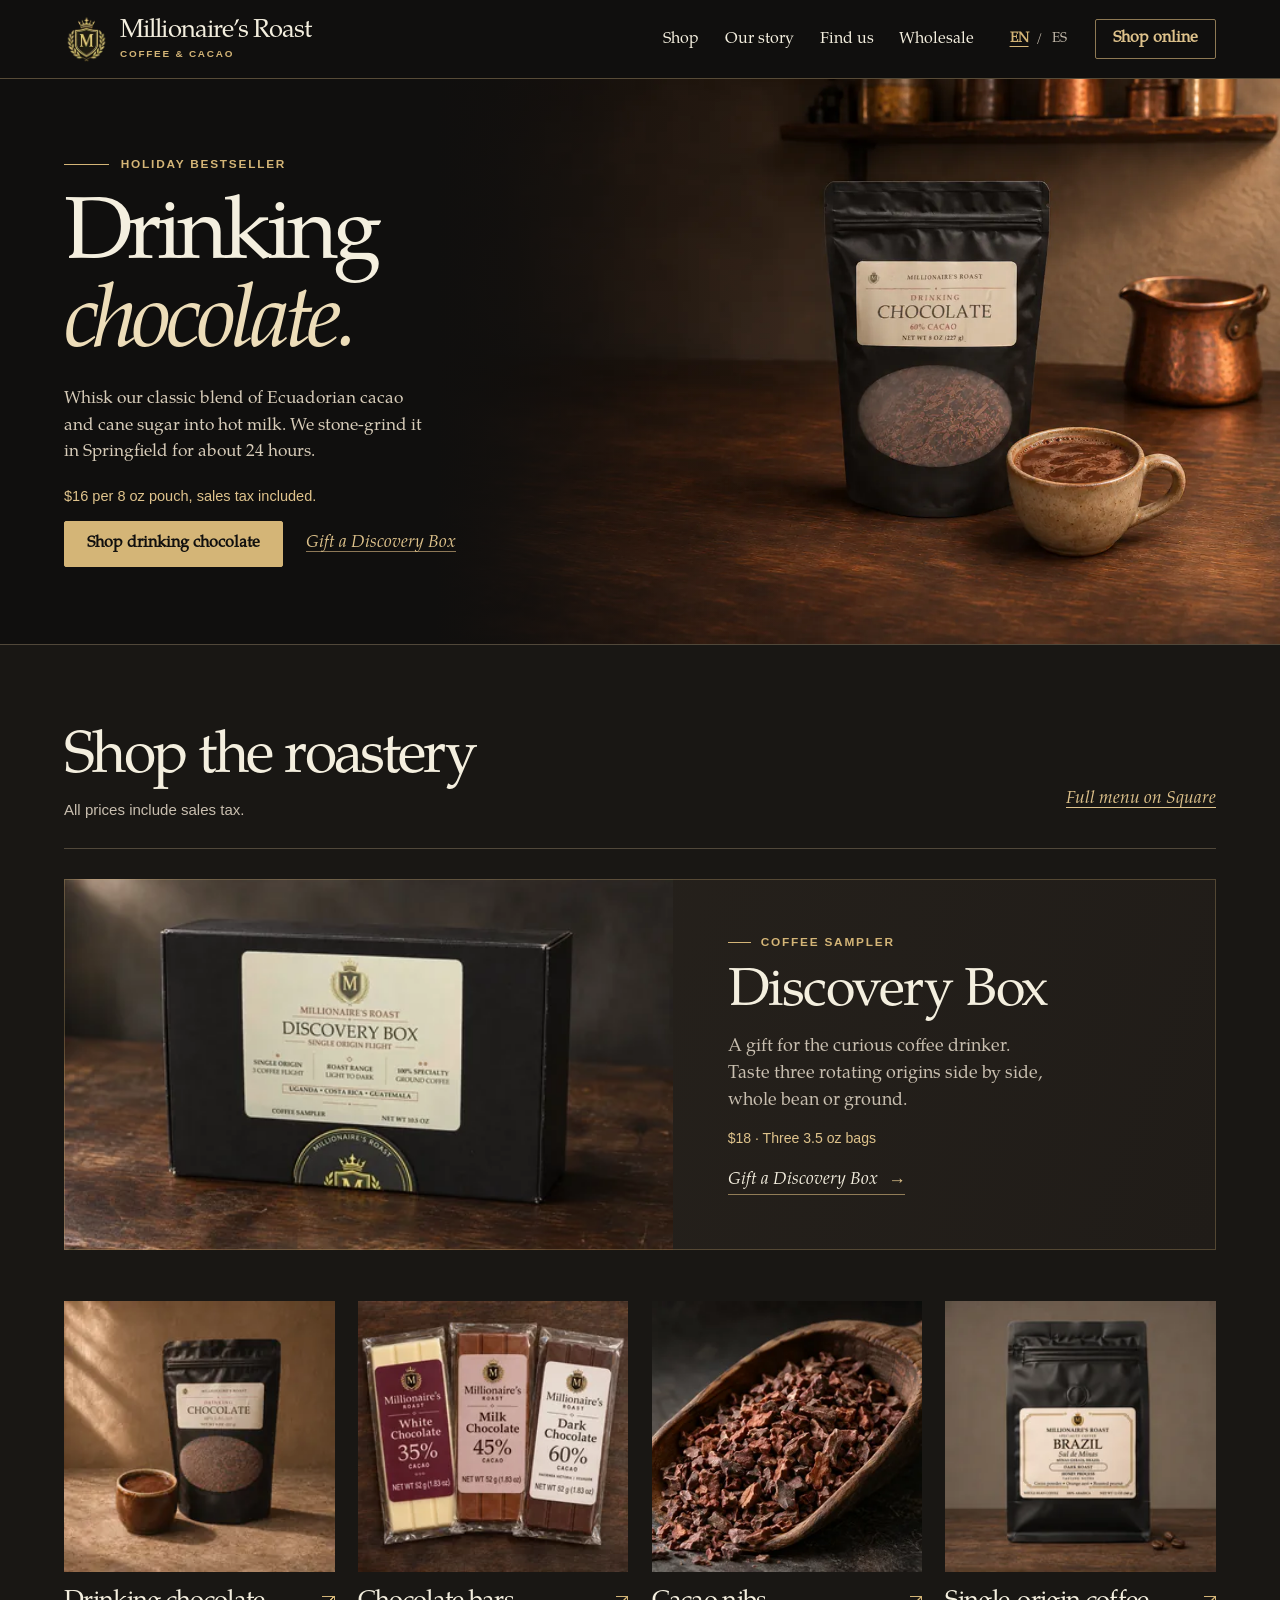
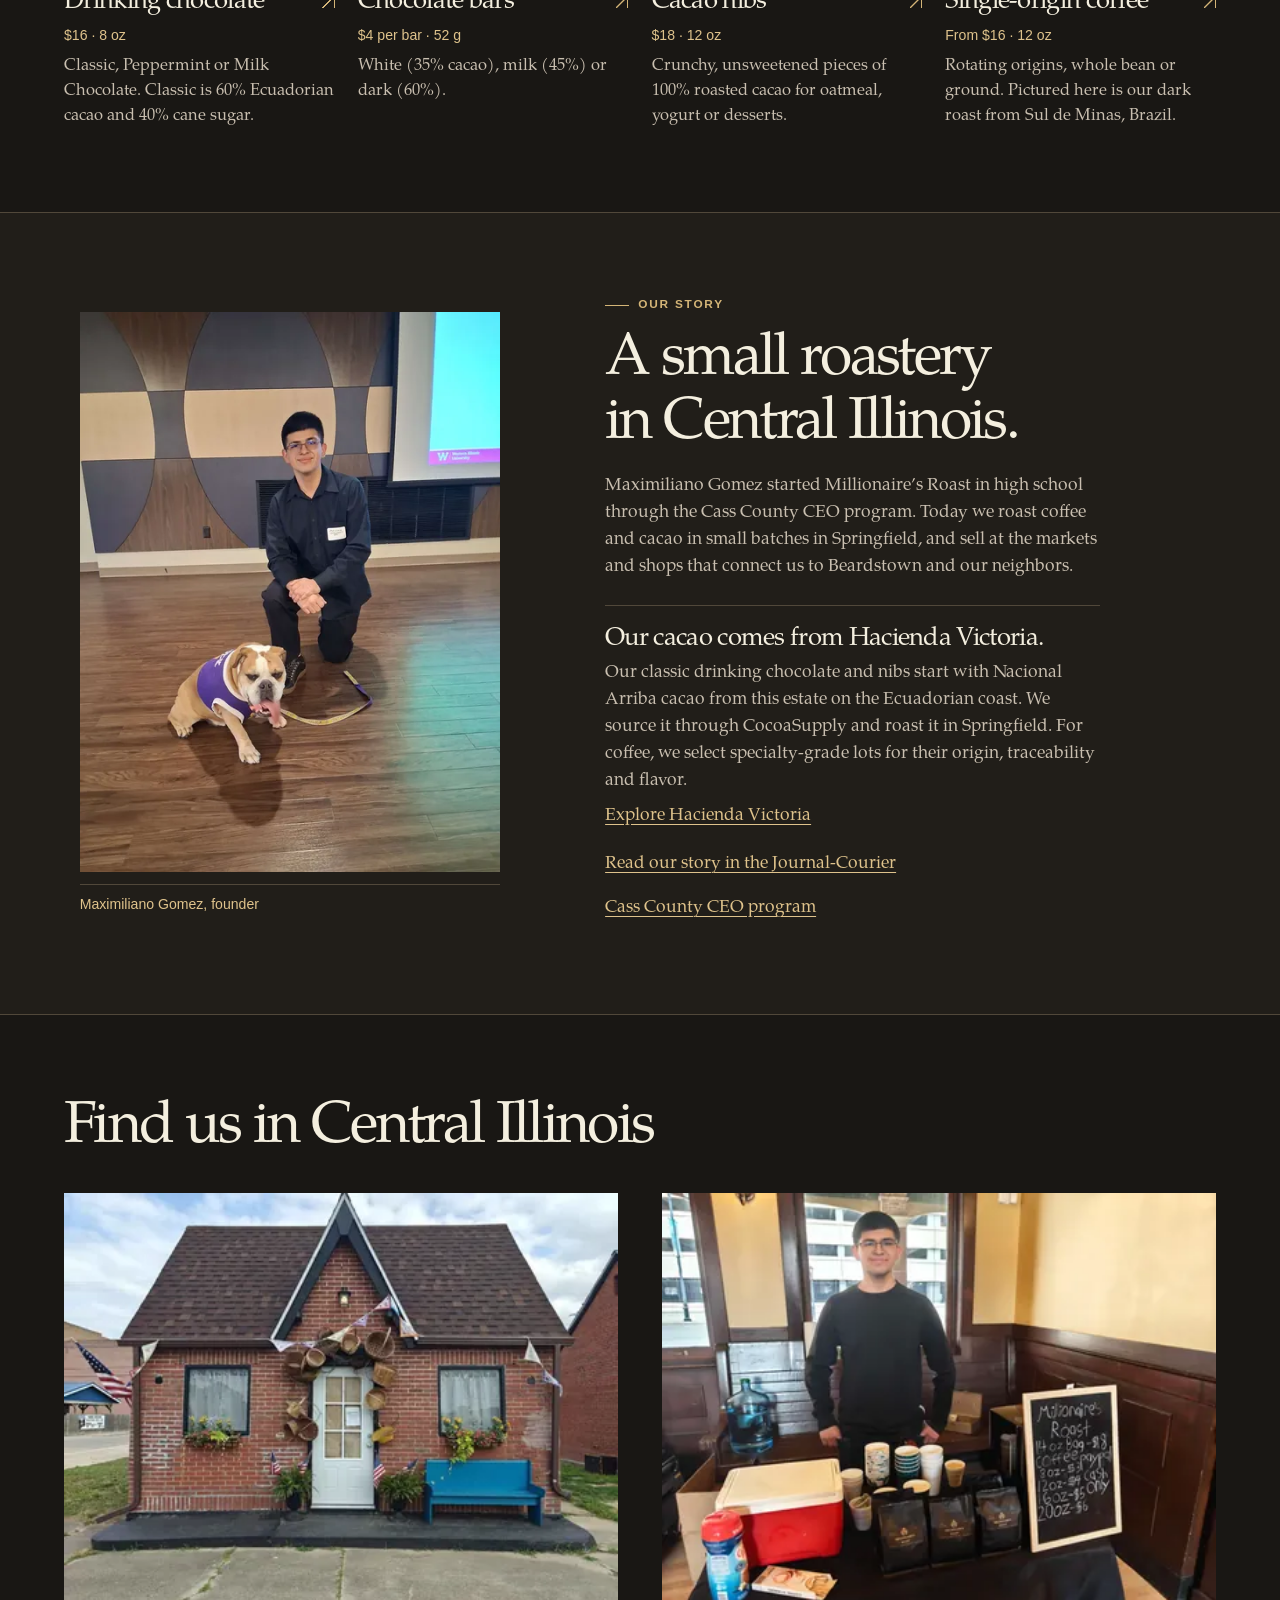
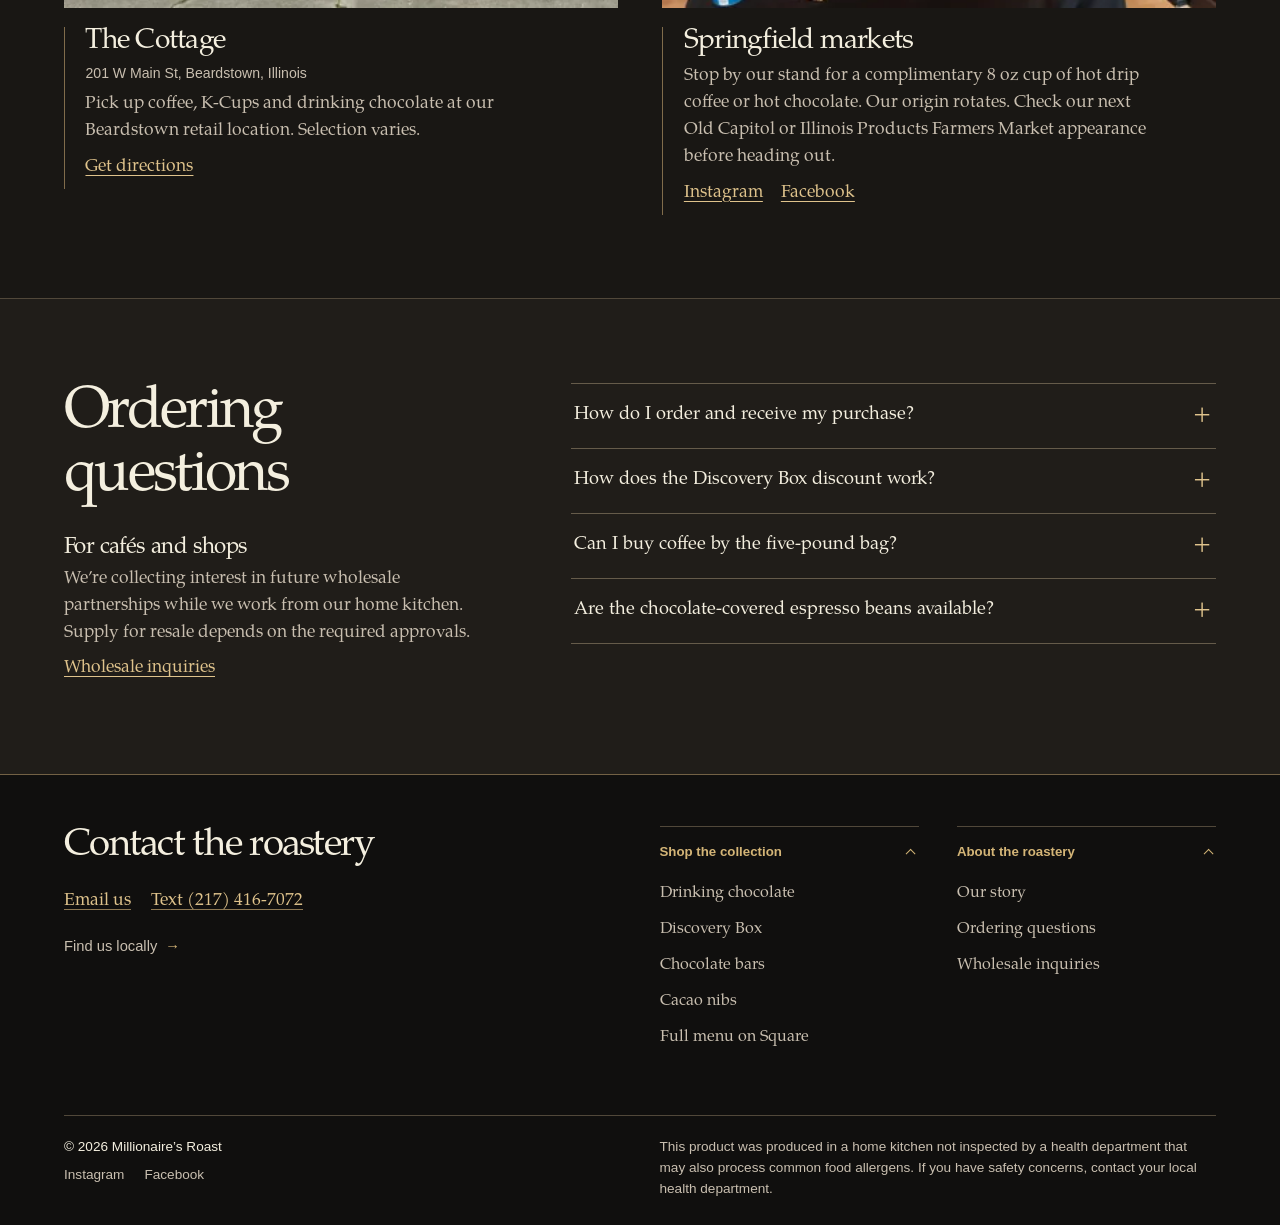
<file: index.html>
<!doctype html>
<html lang="en">
  <head>
    <meta charset="utf-8" />
    <meta name="viewport" content="width=device-width, initial-scale=1" />
    <meta name="theme-color" content="#100f0e" />
    <title data-en="Holiday Drinking Chocolate &amp; Coffee Gifts | Millionaire's Roast" data-es="Chocolate para beber y regalos de café | Millionaire's Roast">Holiday Drinking Chocolate &amp; Coffee Gifts | Millionaire's Roast</title>
    <meta
      name="description"
      content="Shop holiday drinking chocolate, the Discovery Box coffee sampler and $4 chocolate bars (52 g) from our Springfield, Illinois roastery. All prices include sales tax."
    />
    <meta name="application-name" content="Millionaire's Roast" />
    <meta name="author" content="Millionaire's Roast" />
    <meta
      name="robots"
      content="index, follow, max-image-preview:large, max-snippet:-1, max-video-preview:-1"
    />
    <link rel="canonical" href="https://millionairesroast.com/" />
    <link rel="icon" href="assets/favicon.979253e2cff559aa.png" />
    <link rel="apple-touch-icon" href="assets/favicon.979253e2cff559aa.png" />
    <meta property="og:type" content="website" />
    <meta property="og:locale" content="en_US" />
    <meta property="og:url" content="https://millionairesroast.com/" />
    <meta property="og:site_name" content="Millionaire's Roast" />
    <meta
      property="og:title"
      content="Holiday Drinking Chocolate &amp; Coffee Gifts | Millionaire's Roast"
    />
    <meta
      property="og:description"
      content="Drinking chocolate for winter evenings, a Discovery Box with three coffees to try, and 52 g chocolate bars for $4 each. All prices include sales tax."
    />
    <meta
      property="og:image"
      content="https://millionairesroast.com/assets/social-preview.d2bdfbea87bdc5b6.jpg"
    />
    <meta property="og:image:width" content="1050" />
    <meta property="og:image:height" content="600" />
    <meta
      property="og:image:alt"
      content="Millionaire's Roast logo surrounded by illustrated coffee beans"
    />
    <meta name="twitter:card" content="summary_large_image" />
    <meta
      name="twitter:title"
      content="Holiday Drinking Chocolate &amp; Coffee Gifts | Millionaire's Roast"
    />
    <meta
      name="twitter:description"
      content="Drinking chocolate, Discovery Box coffee samplers and chocolate bars from our Springfield, Illinois roastery."
    />
    <meta
      name="twitter:image"
      content="https://millionairesroast.com/assets/social-preview.d2bdfbea87bdc5b6.jpg"
    />
    <link rel="preload" as="image" href="assets/drinking-chocolate-workshop-800.f548fe2e4895a81c.webp" imagesrcset="assets/drinking-chocolate-workshop-480.85882cb21d6532cd.webp 480w, assets/drinking-chocolate-workshop-800.f548fe2e4895a81c.webp 800w, assets/drinking-chocolate-workshop-1280.b1c05b4b6eb4b151.webp 1280w" imagesizes="(min-width: 560px) and (max-width: 960px) and (max-height: 500px) and (orientation: landscape) 40vw, (max-width: 760px) 100vw, min(66vw, 1180px)" fetchpriority="high" />
    <style>@font-face{font-family:"Roast Serif Web";src:url("assets/roast-serif-regular.e9de6c2e62cf2ed9.woff2") format("woff2");font-weight:400;font-style:normal;font-display:swap}@font-face{font-family:"Roast Serif Web";src:url("assets/roast-serif-italic.8c2d156ebdbfd5fc.woff2") format("woff2");font-weight:400;font-style:italic;font-display:swap}:root{color-scheme:dark;--charcoal:#100f0e;--paper:#191714;--surface:#24211d;--ink:#f4efdf;--muted:#c9bfb0;--line:#51483a;--gold:#d4b577;--accent:#dfc38c;--on-dark:var(--ink);--serif:"Palatino Linotype",Palatino,"Book Antiqua","Roast Serif Web",Georgia,serif;--sans:"Segoe UI",Arial,sans-serif;--gutter:clamp(20px, 5vw, 80px);--section-space:clamp(52px, 6.5vw, 98px);font-family:var(--serif);color:var(--ink);background:var(--paper)}*,::after,::before{box-sizing:border-box}html{scroll-padding-top:max(94px,calc(var(--header-height,78px) + 8px))}body{margin:0;font-size:1.09rem;line-height:1.55}figure,h1,h2,h3,p{margin:0}h1,h2,h3{font-family:var(--serif);font-weight:400;line-height:1.08}h1,h2{text-wrap:balance}h2{font-size:clamp(2.5rem, 4.6vw, 4.5rem);letter-spacing:-.045em}h3{font-size:clamp(1.52rem, 2.2vw, 2.15rem);letter-spacing:-.027em}img{display:block;max-width:100%}a{color:inherit;text-underline-offset:.21em}button,input,select,textarea{font:inherit}a,button{touch-action:manipulation}button{color:inherit}:focus-visible{outline:2px solid #f5d9a0;outline-offset:4px}::selection{background:var(--gold);color:var(--charcoal)}.shell{width:min(calc(100% - 2 * var(--gutter)),1344px);margin-inline:auto}.skip-link{position:fixed;max-inline-size:calc(100% - var(--gutter) - 60px);z-index:90;top:8px;left:8px;padding:10px 16px;color:var(--charcoal);background:var(--ink);transform:translateY(-150%)}.skip-link:focus{transform:none}.eyebrow{color:var(--gold);font:600 .74rem/1.5 var(--sans);letter-spacing:.15em;text-transform:uppercase}.button{display:inline-flex;justify-content:center;align-items:center;min-height:46px;padding:11px 22px;border:1px solid transparent;border-radius:2px;font:700 1rem/1.35 var(--serif);text-decoration:none;text-align:center;cursor:pointer}.button-primary{color:var(--charcoal);background:var(--gold);border-color:var(--gold)}.button-primary:hover{background:#e9cb8e}.site-header{container:site-nav/inline-size;position:sticky;z-index:30;top:0;background:var(--charcoal);border-bottom:1px solid #574b37}.header-inner{display:flex;align-items:center;gap:clamp(16px,2.3vw,44px);min-height:78px}.brand{display:inline-flex;flex-shrink:0;align-items:center;min-height:44px;max-width:100%;gap:11px;text-decoration:none}.brand img{width:45px;height:45px;object-fit:contain}.brand>span{display:grid;min-width:0;gap:3px}.brand strong{font:400 clamp(1.35rem, 2vw, 1.8rem)/1.04 var(--serif);letter-spacing:-.035em}.brand small{color:var(--gold);font:600 .62rem/1.35 var(--sans);letter-spacing:.18em;text-transform:uppercase}.desktop-nav{display:flex;flex-wrap:wrap;align-items:center;justify-content:flex-end;gap:0 clamp(16px,2vw,34px);margin-left:auto}.desktop-nav a{display:inline-flex;align-items:center;min-height:44px;font-size:1rem;text-decoration:none;white-space:nowrap}.desktop-nav a:hover,.desktop-nav a[aria-current=page]{color:var(--accent);text-decoration:underline;text-underline-offset:6px}.header-actions,.language-switch{display:flex;align-items:center}.header-actions{gap:clamp(12px,1.6vw,24px)}.header-actions>.button{min-height:40px;padding:7px 17px;border-color:#8e7954;background:0 0;color:var(--accent);white-space:nowrap}.header-actions>.button:hover{border-color:var(--accent);color:var(--ink)}.language-switch{gap:1px;color:var(--muted);font-size:.84rem}.language-switch button{min-height:40px;min-width:31px;padding:4px;border:0;background:0 0;cursor:pointer}.language-switch button.is-active{color:var(--gold);font-weight:700;text-decoration:underline;text-underline-offset:4px}.menu-toggle,.mobile-menu,.mobile-shop-bar{display:none}.site-footer{background:var(--charcoal);border-top:1px solid #736145}.footer-top{display:grid;grid-template-columns:minmax(0,1fr) minmax(0,1.1fr);gap:clamp(32px,7vw,110px);padding-block:clamp(32px,4vw,64px)}.footer-contact h2{font-size:clamp(2rem, 3vw, 3.15rem)}.footer-contact-links,.footer-social{display:flex;flex-wrap:wrap;gap:0 20px}.footer-contact-links{margin-top:12px}.footer-contact-links a,.footer-items a,.footer-local,.footer-social a{display:inline-flex;align-items:center;min-height:44px;width:fit-content}.footer-contact-links a{color:var(--accent);text-decoration-color:#8e7954}.footer-local{gap:.55em;font:.92rem/1.5 var(--sans);color:var(--muted);text-decoration:none}.footer-local::after{content:"→";color:var(--gold)}.footer-navigation{display:grid;grid-template-columns:repeat(2,minmax(0,1fr));gap:clamp(22px,3vw,48px);align-items:start}.footer-directory{border-top:1px solid var(--line)}.footer-directory summary{display:flex;min-height:48px;align-items:center;justify-content:space-between;gap:12px;color:var(--gold);font:600 .83rem/1.45 var(--sans);cursor:pointer;list-style:none}.footer-directory summary::-webkit-details-marker{display:none}.footer-directory summary::after{content:"";flex:0 0 .45rem;height:.45rem;margin-inline-end:4px;border:solid currentColor;border-width:0 1px 1px 0;transform:translateY(-2px) rotate(45deg)}.footer-directory[open] summary::after{transform:translateY(2px) rotate(225deg)}.footer-items{display:grid;padding-bottom:8px}.footer-items a,.footer-social a{min-height:36px;color:var(--muted);font-size:1rem;text-decoration:none}.site-footer a:hover{color:var(--ink);text-decoration:underline}.footer-bottom{display:grid;grid-template-columns:minmax(0,1fr) minmax(0,1.1fr);align-items:start;gap:clamp(32px,7vw,110px);padding-block:20px 26px;border-top:1px solid var(--line)}.footer-bottom p,.footer-social a{color:var(--muted);font:.85rem/1.55 var(--sans)}.footer-signature p{color:var(--ink)}@container site-nav (max-width:63.99rem){.desktop-nav,.header-actions>.language-switch{display:none}.header-actions{flex:none;margin-left:auto}.header-inner .brand{min-width:0;flex-shrink:1}.brand img{flex:none}.brand{overflow-wrap:anywhere}.header-inner{container:masthead/inline-size;min-height:65px}.menu-toggle{display:grid;position:relative;place-items:center;width:44px;height:44px;border:0;background:0 0;cursor:pointer}.menu-toggle span{position:absolute;width:24px;height:2px;background:var(--gold)}.menu-toggle span:first-child{transform:translateY(-4px)}.menu-toggle span:last-child{transform:translateY(4px)}.menu-toggle.is-open span:first-child{transform:rotate(45deg)}.menu-toggle.is-open span:last-child{transform:rotate(-45deg)}.mobile-menu.is-open{display:block;position:absolute;inset:100% 0 auto;overflow-y:auto;max-height:calc(100dvh - 100%);padding:12px var(--gutter) 22px;border-block:1px solid var(--line);background:var(--charcoal)}.mobile-menu nav{display:grid}.mobile-menu nav>a{display:flex;align-items:center;min-height:47px;font-size:1.12rem;text-decoration:none}.mobile-menu nav>a:not(.button){border-bottom:1px solid var(--line)}.mobile-menu-shop{width:fit-content;margin-top:15px}.language-switch-mobile{gap:5px;padding-top:8px}.language-switch-mobile button{min-width:44px;min-height:44px}}@media (max-width:63.99em),(pointer:coarse){.footer-items a,.footer-social a{min-height:44px}}@container masthead (max-width:15em){.brand img{display:none}}@media (max-width:760px){body{overflow-wrap:anywhere}.footer-bottom,.footer-top{grid-template-columns:minmax(0,1fr)}.footer-top{gap:20px;padding-block:30px 0}.footer-navigation{grid-template-columns:minmax(0,1fr);gap:0}.footer-directory summary{min-height:52px}.footer-items a{width:100%}.footer-contact-links{margin-top:8px}.footer-bottom{gap:8px}.footer-signature{display:flex;align-items:center;justify-content:space-between;flex-wrap:wrap;gap:0 12px}.footer-social{gap:0 14px}}@media (max-width:560px){.brand img{width:36px;height:38px}.brand{gap:7px}.header-inner{min-height:62px;gap:9px}.header-actions{gap:3px}.header-actions>.button{display:none}}@media (scripting:none){.site-header{position:static}.site-header .language-switch,.site-header .menu-toggle{display:none}@container site-nav (max-width:63.99rem){.header-inner{flex-wrap:wrap;gap:0 12px;padding-block:6px}.desktop-nav{display:flex;flex-wrap:wrap;justify-content:flex-start;order:2;flex-basis:100%;gap:0 18px;margin-left:0}.desktop-nav a{white-space:normal}}}@supports not (container-type:inline-size){.site-header{position:static}.header-inner{flex-wrap:wrap;gap:4px 16px}.desktop-nav{flex-wrap:wrap;justify-content:flex-start}}@media (prefers-reduced-motion:no-preference){html:not(:has(:focus-visible)){scroll-behavior:smooth}}</style>
    <style>.text-link{display:inline-flex;align-items:center;min-height:44px;color:var(--accent);text-decoration:underline;text-decoration-thickness:1px}.text-link:hover{color:var(--ink)}.front-hero{position:relative;overflow:hidden;isolation:isolate;background:var(--charcoal);border-bottom:1px solid var(--line)}.front-hero-grid{display:grid;align-items:center;min-height:clamp(510px,39.5vw,670px)}.front-hero-copy{position:relative;z-index:1;width:51%;padding-block:clamp(52px,6vw,90px)}.front-hero .eyebrow{display:flex;align-items:center;gap:12px}.front-hero .eyebrow::before{content:"";width:clamp(28px,3.5vw,54px);height:1px;background:var(--gold)}.front-hero h1{margin:21px 0 17px;font-size:clamp(4rem, 6.9vw, 7.35rem);letter-spacing:-.057em;line-height:.99}.front-hero h1 em{display:block;color:#edddb9;font-weight:400}.hero-lead{max-width:41ch;text-wrap:pretty;color:#d8cdba;font-size:clamp(1.05rem, 1.35vw, 1.26rem);line-height:1.53}.hero-price-note{margin-top:20px;color:var(--accent);font:500 .91rem/1.45 var(--sans)}.hero-actions{display:flex;flex-wrap:wrap;align-items:center;gap:5px 23px;margin-top:14px}.hero-actions .text-link{font-style:italic;text-decoration-color:#8d7857}.front-hero-media{position:absolute;z-index:0;inset:0 0 0 auto;width:min(66%,1180px)}.front-hero-media img{width:100%;height:100%;object-fit:cover;object-position:57% 49%}.front-hero-media::after{position:absolute;inset:0;content:"";background:linear-gradient(90deg,#100f0e,rgba(16,15,14,.85) 8%,rgba(16,15,14,.32) 24%,transparent 42%)}.faq-section,.local-section,.shop-section{padding-block:var(--section-space)}.section-heading{display:flex;flex-wrap:wrap;align-items:baseline;justify-content:space-between;gap:3px 24px;margin-bottom:clamp(22px,2.4vw,38px)}.section-heading .text-link{font-style:italic}.shop-section .section-heading{align-items:end;padding-bottom:clamp(16px,2vw,28px);border-bottom:1px solid var(--line)}.shop-price-note{margin-top:8px;color:var(--muted);font:.94rem/1.5 var(--sans)}.shop-grid{display:grid;grid-template-columns:repeat(4,minmax(0,1fr));align-items:start;gap:clamp(26px,4vw,60px) clamp(16px,1.8vw,30px)}.shop-tile{min-width:0}.shop-tile-link{display:block;text-decoration:none}.tile-media{position:relative;overflow:hidden;aspect-ratio:4/3;background:var(--charcoal)}.tile-media img{width:100%;height:100%;object-fit:cover}.shop-tile:not(.tile-discovery) .tile-media{aspect-ratio:1}.tile-info{display:grid;align-content:start;gap:8px;padding-top:17px}.shop-tile:not(.tile-discovery) h3{display:flex;align-items:baseline;justify-content:space-between;gap:.45em}.mobile-shop-bar::after,.shop-tile:not(.tile-discovery) h3::after{content:"";display:inline-block;flex:none;width:.48em;height:.48em;border-top:1px solid;border-right:1px solid;background:linear-gradient(-45deg,transparent 45%,currentColor 46% 54%,transparent 55%);color:var(--gold)}.tile-info h3{color:var(--ink);font-size:clamp(1.55rem, 2vw, 2.2rem)}.tile-info p{max-width:50ch;color:var(--muted);font-size:1.03rem;line-height:1.52}.tile-price{color:var(--accent);font:500 .88rem/1.5 var(--sans);font-variant-numeric:lining-nums tabular-nums}.shop-tile-link:hover h3{text-decoration:underline;text-decoration-thickness:1px;text-underline-offset:.15em}.shop-tile-link:hover .tile-media img{filter:brightness(1.04)}.tile-discovery{grid-column:1/-1;container:gift/inline-size}.tile-discovery .shop-tile-link{display:grid;grid-template-columns:1.12fr 1fr;position:relative;background:linear-gradient(110deg,#29241e,#201c18)}.tile-discovery .shop-tile-link::after{content:"";position:absolute;inset:0;border:1px solid rgba(212,181,119,.28);pointer-events:none}.tile-discovery .tile-media{align-self:stretch;width:100%;min-width:0;min-height:100%;aspect-ratio:1.8/1}.tile-discovery .tile-info{align-self:center;justify-items:start;padding:clamp(25px,4.3vw,66px);gap:12px}.story-copy>.eyebrow,.tile-discovery .eyebrow{display:flex;align-items:center;gap:.8em}.story-copy>.eyebrow::before,.tile-discovery .eyebrow::before{content:"";width:2em;height:1px;background:currentColor}.tile-discovery h3{font-size:clamp(2.2rem, 4.2vw, 4rem)}.tile-discovery p{max-width:36ch;font-size:clamp(1.05rem, 1.4vw, 1.24rem)}.tile-discovery .tile-price{color:var(--accent)}.gift-link{display:inline-flex;gap:.6em;align-items:center;color:var(--ink);margin-top:6px;border-bottom:1px solid #927d57;font-style:italic}.gift-link span[aria-hidden]{color:var(--accent);font-family:var(--sans)}.story-section{background:#211e19;border-block:1px solid var(--line)}.story-grid{display:grid;grid-template-columns:.85fr 1.15fr;gap:clamp(36px,7vw,110px);align-items:center;padding-block:var(--section-space)}.story-media{width:min(100%,420px);min-width:0;justify-self:center}.story-media img{width:100%;height:auto}.local-copy address,.story-media figcaption{color:var(--accent);font:.88rem/1.5 var(--sans)}.story-media figcaption{margin-top:12px;padding-top:9px;border-top:1px solid var(--line)}.story-copy{max-width:55ch}.story-copy>*+*{margin-top:16px}.story-copy p{color:var(--muted)}.story-copy .eyebrow{color:var(--gold)}.story-copy h3{margin-bottom:6px;font-size:1.6rem}.local-links,.story-links{display:flex;flex-wrap:wrap;gap:0 18px}.origin-note{margin-top:24px;padding-top:20px;border-top:1px solid var(--line)}.story-links{margin-top:4px}.local-grid{display:grid;grid-template-columns:repeat(2,minmax(0,1fr));gap:clamp(22px,3.5vw,56px)}.local-entry{min-width:0}.local-entry img{width:100%;height:auto}.local-copy{margin-top:19px;padding-inline-start:clamp(14px,1.6vw,24px);border-inline-start:1px solid #806c4b}.local-entry h3{margin:0 0 6px}.local-entry address,.local-entry p{color:var(--muted);max-width:53ch}.local-entry address{margin-bottom:7px}.faq-section{background:#201d19;border-top:1px solid var(--line)}.faq-grid{display:grid;grid-template-columns:minmax(0,.8fr) minmax(0,1.2fr);grid-template-areas:"heading answers" "wholesale answers";grid-template-rows:auto 1fr;gap:26px clamp(28px,6vw,90px);align-items:start}.faq-heading{grid-area:heading}.faq-heading h2{max-width:13ch}.faq-list{grid-area:answers;min-width:0}.faq-list details{border-top:1px solid #655b4a}.faq-list details:last-child{border-bottom:1px solid #655b4a}.faq-list summary{display:flex;min-height:64px;align-items:center;justify-content:space-between;gap:18px;padding:15px 3px;font-size:1.14rem;cursor:pointer;list-style:none}.faq-list summary::-webkit-details-marker{display:none}.faq-list summary::after{content:"+";flex:0 0 20px;color:var(--accent);font-size:1.5rem;line-height:1}.faq-list details[open] summary::after{content:"−"}.faq-answer{padding:0 28px 20px 3px;color:var(--muted)}.faq-answer p+p{margin-top:10px}.wholesale-note{grid-area:wholesale;color:var(--muted)}.wholesale-note h3{margin-bottom:6px;color:var(--ink);font-size:1.4rem}@media (max-width:960px){.shop-grid{grid-template-columns:repeat(2,minmax(0,1fr))}.front-hero h1{font-size:clamp(3.8rem, 7.3vw, 4.8rem)}}@media (max-width:760px){.front-hero-grid{display:flex;flex-direction:column;width:100%;min-height:0}.front-hero-media{position:relative;order:-1;width:100%;aspect-ratio:2.05/1}.front-hero-media img{object-position:54% 52%}.front-hero-media::after{background:linear-gradient(0deg,#100f0e,rgba(16,15,14,.1) 18%,transparent 31%)}.front-hero-copy{width:100%;padding:15px var(--gutter) 37px}.front-hero h1{margin:12px 0;font-size:clamp(2rem, calc(1.2rem + 8.2vw), 4.1rem)}.front-hero h1 em{display:inline}.hero-lead{max-width:45ch}.hero-price-note{margin-top:15px}.hero-actions{margin-top:10px}.tile-discovery .shop-tile-link{grid-template-columns:1fr 1fr}.tile-discovery .tile-media{align-self:stretch;min-height:100%;aspect-ratio:auto}.tile-discovery .tile-info{padding:25px}.faq-grid,.story-grid{grid-template-columns:minmax(0,1fr)}.story-grid{gap:25px}.faq-grid{grid-template-areas:"heading" "answers" "wholesale";grid-template-rows:auto}.faq-heading h2{max-width:none}}@media (max-width:560px){.front-hero-media{aspect-ratio:1.56/1}.hero-actions{gap:5px 16px}.shop-grid{container:menu/inline-size;grid-template-columns:minmax(0,1fr);row-gap:24px}.shop-section .section-heading{gap:5px 20px}.shop-section .section-heading>.text-link{align-self:end}.shop-tile:not(.tile-discovery){border-top:1px solid var(--line);padding-top:22px}.tile-media{aspect-ratio:1.55/1}.tile-info{padding-top:12px}.local-grid{grid-template-columns:1fr;gap:30px}html:has(.mobile-shop-bar){--shop-clearance:calc(var(--shop-height, 48px) + 8px);scroll-padding-bottom:var(--shop-clearance)}body:has(.mobile-shop-bar) .site-footer{padding-bottom:max(66px,var(--shop-clearance))}.mobile-shop-bar{position:fixed;z-index:22;inset:auto 0 0;display:flex;align-items:center;justify-content:center;gap:.7em;min-height:48px;padding:10px 22px calc(10px + env(safe-area-inset-bottom));border-top:1px solid #8a7650;background:#262219;color:var(--accent);text-decoration:none;font-weight:700}.mobile-shop-bar::after{width:.52em;height:.52em}.mobile-shop-bar.is-hidden,body:has(.site-header.has-open-menu) .mobile-shop-bar{display:none}}@media (max-width:760px) and (orientation:portrait),(min-width:560px) and (max-width:960px) and (max-height:500px) and (orientation:landscape){.front-hero{display:grid;min-height:calc(100dvh - var(--header-height,var(--hero-header,63px)))}.front-hero-grid{width:100%;min-height:0;align-items:stretch}.front-hero-copy{display:flex;flex-direction:column;justify-content:center;width:auto;padding:14px var(--gutter) max(16px,env(safe-area-inset-bottom))}.front-hero h1{margin:6px 0 8px;font-size:clamp(2rem, calc(.7rem + 7.25vw), 3.7rem)}.front-hero h1 em{display:inline}.hero-lead{font-size:1.025rem;line-height:1.42}.hero-price-note{margin-top:9px}.hero-actions{margin-top:8px;gap:2px 14px}.front-hero-media{position:relative;inset:auto;width:100%;aspect-ratio:auto}.front-hero-media img{position:absolute;inset:0;object-position:76% 52%}}@media (max-width:760px) and (orientation:portrait){.front-hero-grid{display:flex;flex-direction:column}.front-hero-media{flex:3 0 47vw}.front-hero-media::after{background:linear-gradient(0deg,var(--charcoal),transparent 12%)}.front-hero-copy{flex:2 0 auto}}@media (min-width:561px) and (max-width:960px){.front-hero{--hero-header:66px}}@media (min-width:560px) and (max-width:960px) and (max-height:500px) and (orientation:landscape){.front-hero{container:landing/inline-size}.front-hero-grid{display:grid;grid-template-columns:60% 40%}.front-hero-media{order:1;min-height:10rem}.front-hero-media::after{background:linear-gradient(90deg,var(--charcoal),transparent 18%)}.front-hero-copy{padding:10px clamp(13px,2.6vw,25px)}.front-hero h1{font-size:clamp(2rem, calc(1.1rem + 2.6vw), 2.7rem)}@container landing (max-width:30rem){.front-hero-grid{display:flex;flex-direction:column}.front-hero-media{order:-1;flex:none;height:clamp(130px,30vw,230px);min-height:0}.front-hero-media img{object-fit:contain;object-position:center}.front-hero-media::after{display:none}}}@media (max-width:560px) and (max-height:540px) and (orientation:portrait),(min-width:560px) and (max-width:960px) and (max-height:500px) and (orientation:landscape){.front-hero-copy{padding:8px max(12px,3vw) max(10px,env(safe-area-inset-bottom))}.front-hero h1{margin:4px 0}.hero-lead{line-height:1.35}.hero-price-note{margin-top:6px}.hero-actions{gap:2px 10px;margin-top:5px;align-items:stretch}.hero-actions>a{flex:1 1 6rem;min-width:0;max-width:max-content;text-wrap:balance}.hero-actions .button{flex-basis:9rem;padding:5px 9px;line-height:1.2}.hero-actions .text-link{line-height:1.25}}@media (scripting:none){.front-hero{min-height:0}}@container gift (max-width:29em){.tile-discovery .shop-tile-link{display:block}.tile-discovery .tile-media{min-height:0;aspect-ratio:1.5/1}.tile-discovery .tile-info{padding:23px 21px 25px}}@container menu (min-width:16em){.shop-tile:not(.tile-discovery) .shop-tile-link{display:grid;grid-template-columns:minmax(0,30%) minmax(0,1fr);align-items:start;gap:clamp(14px,4vw,22px)}.shop-tile:not(.tile-discovery) .tile-media{aspect-ratio:1}.shop-tile:not(.tile-discovery) .tile-info{padding-top:0;gap:5px}.shop-tile:not(.tile-discovery) h3{font-size:1.42rem}.shop-tile:not(.tile-discovery) .tile-info p{font-size:1rem;line-height:1.45}}</style>
    <style>@media (prefers-reduced-motion:no-preference){@keyframes mr-rule{from{transform:scaleX(.12)}to{transform:scaleX(1)}}@keyframes mr-menu{from{opacity:.94;transform:translateY(-3px)}to{opacity:1;transform:translateY(0)}}@keyframes mr-enter{from{opacity:.78;transform:translateY(6px)}to{opacity:1;transform:translateY(0)}}@keyframes mr-answer{from{opacity:.78}to{opacity:1}}.front-hero .eyebrow::before,.partner-intro .eyebrow::before{transform-origin:left center;animation:mr-rule .6s cubic-bezier(.22,.7,.3,1)}.mobile-menu.is-open{animation:mr-menu 150ms ease-out}.is-arriving{animation:mr-enter 380ms cubic-bezier(.2,.7,.3,1)}.is-arriving:focus-within,.is-arriving:target{animation:none}.button{transition:background-color 160ms ease,border-color 160ms ease,color 160ms ease,transform 120ms ease}.button:active:not(:disabled){transform:translateY(1px)}.language-switch button,.text-link{transition:color 150ms ease}.menu-toggle span{transition:transform 160ms ease}.faq-list details[open] .faq-answer{animation:mr-answer 180ms ease-out}}@media (prefers-reduced-motion:no-preference) and (hover:hover) and (pointer:fine){.shop-tile-link .tile-media img{transition:transform 280ms ease-out,filter 180ms ease-out}.shop-tile-link:hover .tile-media img{transform:scale(1.015)}.gift-link span[aria-hidden]{display:inline-block;transition:transform 180ms ease-out}.shop-tile-link:hover .gift-link span[aria-hidden]{transform:translateX(2px)}}</style>
    <script src="assets/analytics.7d87ce13913cc6cc.js" defer></script>
    <script src="assets/index.63d00c659fe70a28.js" defer></script>
  </head>
  <body>
    <a
      class="skip-link"
      href="#main-content"
      data-en="Skip to content"
      data-es="Saltar al contenido"
      >Skip to content</a
    >
    <script type="application/ld+json">
      {
        "@context": "https://schema.org",
        "@type": "LocalBusiness",
        "@id": "https://millionairesroast.com/#business",
        "name": "Millionaire's Roast",
        "url": "https://millionairesroast.com/",
        "logo": "https://millionairesroast.com/assets/logo.14678de447581a34.webp",
        "image": "https://millionairesroast.com/assets/social-preview.d2bdfbea87bdc5b6.jpg",
        "description": "Small-batch specialty coffee and Ecuadorian cacao roasted in Springfield, Illinois. Our retail selection includes drinking chocolate, Discovery Box coffee samplers, chocolate bars and cacao nibs.",
        "telephone": "+1-217-416-7072",
        "email": "millionairesroast@gmail.com",
        "founder": { "@type": "Person", "name": "Maximiliano Gomez" },
        "priceRange": "$",
        "areaServed": [
          "Springfield, Illinois",
          "Beardstown, Illinois",
          "Central Illinois"
        ],
        "sameAs": [
          "https://www.facebook.com/millionairesroast",
          "https://www.instagram.com/millionairesroast"
        ]
      }
    </script>
    <header class="site-header">
      <div class="shell header-inner">
        <a class="brand" href="#top">
          <img src="assets/logo-96.f6f1cf65d33752ce.webp" width="48" height="48" alt="" />
          <span><strong>Millionaire’s Roast</strong><small data-en="Coffee &amp; cacao" data-es="Café y cacao">Coffee &amp; cacao</small></span>
        </a>
        <nav class="desktop-nav" aria-label="Primary navigation" data-aria-label-en="Primary navigation" data-aria-label-es="Navegación principal">
          <a href="#coffee" data-en="Shop" data-es="Tienda">Shop</a>
          <a href="#story" data-en="Our story" data-es="Nuestra historia">Our story</a>
          <a href="#find-us" data-en="Find us" data-es="Dónde comprar">Find us</a>
          <a href="wholesale/" data-en="Wholesale" data-es="Mayoreo">Wholesale</a>
        </nav>
        <div class="header-actions">
          <div class="language-switch" role="group" aria-label="Language" data-aria-label-en="Language" data-aria-label-es="Idioma">
            <button type="button" class="is-active" aria-pressed="true">EN</button><span aria-hidden="true">/</span><button type="button" aria-pressed="false">ES</button>
          </div>
          <a class="button button-primary" href="https://millionaires-roast.square.site/" data-location="header" data-en="Shop online" data-es="Comprar en línea">Shop online</a>
          <button type="button" class="menu-toggle" aria-expanded="false" aria-controls="mobile-menu" aria-label="Open menu" data-aria-label-en="Open menu" data-aria-label-es="Abrir menú"><span></span><span></span></button>
        </div>
      </div>
      <div class="mobile-menu" id="mobile-menu" aria-hidden="true" inert>
        <nav aria-label="Mobile navigation" data-aria-label-en="Mobile navigation" data-aria-label-es="Navegación móvil">
          <a href="#coffee" data-en="Shop" data-es="Tienda">Shop</a>
          <a href="#story" data-en="Our story" data-es="Nuestra historia">Our story</a>
          <a href="#find-us" data-en="Find us" data-es="Dónde comprar">Find us</a>
          <a href="wholesale/" data-en="Wholesale" data-es="Mayoreo">Wholesale</a>
          <a class="button button-primary mobile-menu-shop" href="https://millionaires-roast.square.site/" data-location="mobile_menu" data-en="Shop online" data-es="Comprar en línea">Shop online</a>
        </nav>
        <div class="language-switch language-switch-mobile" role="group" aria-label="Language" data-aria-label-en="Language" data-aria-label-es="Idioma">
            <button type="button" class="is-active" aria-pressed="true">EN</button><span aria-hidden="true">/</span><button type="button" aria-pressed="false">ES</button>
          </div>
      </div>
    </header>
    <main id="main-content">
      <section class="front-hero" id="top" aria-labelledby="hero-title">
        <div class="shell front-hero-grid">
          <div class="front-hero-copy">
            <p class="eyebrow" data-en="Holiday bestseller" data-es="El más vendido de las fiestas">Holiday bestseller</p>
            <h1 id="hero-title"><span data-en="Drinking" data-es="Chocolate">Drinking</span> <em data-en="chocolate." data-es="para beber.">chocolate.</em></h1>
            <p class="hero-lead" data-en="Whisk our classic blend of Ecuadorian cacao and cane sugar into hot milk. We stone-grind it in Springfield for about 24 hours." data-es="Disuelve nuestra mezcla clásica de cacao ecuatoriano y azúcar de caña en leche caliente. La molemos en piedra en Springfield durante unas 24 horas.">Whisk our classic blend of Ecuadorian cacao and cane sugar into hot milk. We stone-grind it in Springfield for about 24 hours.</p>
            <p id="hero-price" class="hero-price-note" data-en="$16 per 8 oz pouch, sales tax included." data-es="Bolsa de 8 oz por $16, impuestos incluidos.">$16 per 8 oz pouch, sales tax included.</p>
            <div class="hero-actions">
              <a href="https://millionaires-roast.square.site/product/8-oz-drinking-chocolate/ZMWO643HKYKFW32RAFJLELUY?cs=true&amp;cst=custom" class="button button-primary" data-location="hero_primary" aria-describedby="hero-price" data-en="Shop drinking chocolate" data-es="Comprar chocolate para beber">Shop drinking chocolate</a>
              <a href="https://millionaires-roast.square.site/product/discovery-box/I4FOVQ3W64GJPGNMPODEMAHV?cs=true&amp;cst=custom" class="text-link" data-location="hero_discovery" data-en="Gift a Discovery Box" data-es="Regalar una Discovery Box">Gift a Discovery Box</a>
            </div>
          </div>
          <figure class="front-hero-media">
            <img
                  src="assets/drinking-chocolate-workshop-800.f548fe2e4895a81c.webp"
                  srcset="assets/drinking-chocolate-workshop-480.85882cb21d6532cd.webp 480w, assets/drinking-chocolate-workshop-800.f548fe2e4895a81c.webp 800w, assets/drinking-chocolate-workshop-1280.b1c05b4b6eb4b151.webp 1280w"
                  sizes="(min-width: 560px) and (max-width: 960px) and (max-height: 500px) and (orientation: landscape) 40vw, (max-width: 760px) 100vw, min(66vw, 1180px)"
                  alt="Millionaire’s Roast drinking chocolate and a prepared cup on a wooden worktable" data-alt-en="Millionaire’s Roast drinking chocolate and a prepared cup on a wooden worktable" data-alt-es="Chocolate para beber de Millionaire’s Roast junto a una taza preparada sobre una mesa de madera"
                  width="1280" height="853" loading="eager" decoding="async" fetchpriority="high" />
          </figure>
        </div>
      </section>

      <section class="shop-section" id="coffee" aria-labelledby="shop-title">
        <div class="shell">
          <div class="section-heading">
            <div>
              <h2 id="shop-title" data-en="Shop the roastery" data-es="Tienda de la tostaduría">Shop the roastery</h2>
              <p id="shop-tax-note" class="shop-price-note" data-en="All prices include sales tax." data-es="Todos los precios incluyen impuestos.">All prices include sales tax.</p>
            </div>
            <a href="https://millionaires-roast.square.site/" class="text-link" data-location="products_shop_all" data-en="Full menu on Square" data-es="Menú completo en Square">Full menu on Square</a>
          </div>
          <div class="shop-grid">
            <article class="shop-tile tile-discovery">
              <a class="shop-tile-link" href="https://millionaires-roast.square.site/product/discovery-box/I4FOVQ3W64GJPGNMPODEMAHV?cs=true&amp;cst=custom" data-location="product_discovery" aria-labelledby="product-info-discovery" aria-describedby="shop-tax-note">
                <div class="tile-media"><img
                  src="assets/discovery-box-noir-800.c0e76d562f02e417.webp"
                  srcset="assets/discovery-box-noir-480.dc2ecbd0362efe7a.webp 480w, assets/discovery-box-noir-672.3f196f4bf8f49037.webp 672w, assets/discovery-box-noir-800.c0e76d562f02e417.webp 800w, assets/discovery-box-noir-1200.1baac0329c850399.webp 1200w"
                  sizes="(max-width: 560px) calc(100vw - 40px), (max-width: 1500px) 49vw, 710px"
                  alt="Millionaire’s Roast Discovery Box coffee sampler" data-alt-en="Millionaire’s Roast Discovery Box coffee sampler" data-alt-es="Caja de muestras de café Discovery Box de Millionaire’s Roast"
                  width="1200" height="800" loading="lazy" decoding="async" /></div>
                <div class="tile-info" id="product-info-discovery">
                  <span class="eyebrow" data-en="Coffee sampler" data-es="Selección de cafés">Coffee sampler</span>
                  <h3 id="menu-discovery" data-en="Discovery Box" data-es="Discovery Box">Discovery Box</h3>
                  <p data-en="A gift for the curious coffee drinker. Taste three rotating origins side by side, whole bean or ground." data-es="Un regalo para quien disfruta descubrir nuevos cafés. Compara tres orígenes que van cambiando, en grano o molidos.">A gift for the curious coffee drinker. Taste three rotating origins side by side, whole bean or ground.</p>
                  <strong id="price-discovery" class="tile-price" data-en="$18 · Three 3.5 oz bags" data-es="$18 · Tres bolsas de 3.5 oz">$18 · Three 3.5 oz bags</strong>
                  <span class="gift-link"><span data-en="Gift a Discovery Box" data-es="Regalar una Discovery Box">Gift a Discovery Box</span> <span aria-hidden="true">→</span></span>
                </div>
              </a>
            </article>
            <article class="shop-tile tile-chocolate">
              <a class="shop-tile-link" href="https://millionaires-roast.square.site/product/8-oz-drinking-chocolate/ZMWO643HKYKFW32RAFJLELUY?cs=true&amp;cst=custom" data-location="product_drinking_chocolate" aria-labelledby="product-info-chocolate" aria-describedby="shop-tax-note">
                <div class="tile-media"><img
                  src="assets/catalog-drinking-chocolate-480.9277d309763501c1.webp"
                  srcset="assets/catalog-drinking-chocolate-240.dcd7b5235c4c2906.webp 240w, assets/catalog-drinking-chocolate-480.9277d309763501c1.webp 480w, assets/catalog-drinking-chocolate-800.869f709b4e311deb.webp 800w"
                  sizes="auto, (max-width: 295px) 90vw, (max-width: 560px) 27vw, (max-width: 960px) 44vw, (max-width: 1500px) 21vw, 316px"
                  width="480" height="480" loading="lazy" decoding="async"
                  alt="Black pouch of drinking chocolate beside a stoneware cup of prepared chocolate" data-alt-en="Black pouch of drinking chocolate beside a stoneware cup of prepared chocolate"
                  data-alt-es="Bolsa negra de chocolate para beber junto a una taza de cerámica con chocolate preparado" /></div>
                <div class="tile-info" id="product-info-chocolate">
                  <h3 id="menu-chocolate" data-en="Drinking chocolate" data-es="Chocolate para beber">Drinking chocolate</h3>
                  <strong id="price-chocolate" class="tile-price">$16 · 8 oz</strong>
                  <p data-en="Classic, Peppermint or Milk Chocolate. Classic is 60% Ecuadorian cacao and 40% cane sugar." data-es="Clásico, con menta o con leche. El clásico lleva 60% de cacao ecuatoriano y 40% de azúcar de caña.">Classic, Peppermint or Milk Chocolate. Classic is 60% Ecuadorian cacao and 40% cane sugar.</p>
                </div>
              </a>
            </article>
            <article class="shop-tile tile-bars" id="chocolate-bars">
              <a class="shop-tile-link" href="https://millionaires-roast.square.site/product/chocolate-bar/ONMEJ2LHZ3CQOASZO4UQ5MYF" data-location="product_chocolate_bars" aria-labelledby="product-info-bars" aria-describedby="shop-tax-note">
                <div class="tile-media" id="cacao">
                  <img
                  src="assets/catalog-chocolate-bars-480.fea4aa267e917400.webp"
                  srcset="assets/catalog-chocolate-bars-240.f57f8e7a9e74db4e.webp 240w, assets/catalog-chocolate-bars-480.fea4aa267e917400.webp 480w, assets/catalog-chocolate-bars-800.4815fb02e3b825cd.webp 800w"
                  sizes="auto, (max-width: 295px) 90vw, (max-width: 560px) 27vw, (max-width: 960px) 44vw, (max-width: 1500px) 21vw, 316px"
                  width="480" height="480" loading="lazy" decoding="async"
                  alt="Three wrapped 52 g bars on dark wood, in white, milk and dark chocolate" data-alt-en="Three wrapped 52 g bars on dark wood, in white, milk and dark chocolate"
                  data-alt-es="Tres barras de 52 g en sus envolturas sobre madera oscura, de chocolate blanco, con leche y oscuro" />
                </div>
                <div class="tile-info" id="product-info-bars">
                  <h3 id="cacao-title" data-en="Chocolate bars" data-es="Barras de chocolate">Chocolate bars</h3>
                  <strong id="price-bars" class="tile-price" data-en="$4 per bar · 52 g" data-es="$4 por barra · 52 g">$4 per bar · 52 g</strong>
                  <p data-en="White (35% cacao), milk (45%) or dark (60%)." data-es="Chocolate blanco (35% de cacao), con leche (45%) o negro (60%).">White (35% cacao), milk (45%) or dark (60%).</p>
                </div>
              </a>
            </article>
            <article class="shop-tile tile-nibs">
              <a class="shop-tile-link" href="https://millionaires-roast.square.site/product/12-oz-cacao-nibs/FIBSRSAADKSDK24KM3QKAHJF?cs=true&amp;cst=custom" data-location="product_cacao_beans" aria-labelledby="product-info-nibs" aria-describedby="shop-tax-note">
                <div class="tile-media"><img
                  src="assets/cacao-nibs-noir-480.1eea29a0c6902227.webp"
                  srcset="assets/cacao-nibs-noir-480.1eea29a0c6902227.webp 480w, assets/cacao-nibs-noir-672.53b060c732dc2bb8.webp 672w, assets/cacao-nibs-noir-800.3e571bd6fb41cfdb.webp 800w"
                  sizes="auto, (max-width: 560px) calc(100vw - 40px), (max-width: 960px) 44vw, (max-width: 1500px) 21vw, 316px"
                  alt="Roasted cacao nibs in a wooden scoop" data-alt-en="Roasted cacao nibs in a wooden scoop" data-alt-es="Trocitos de cacao tostado en una cuchara de madera"
                  width="800" height="533" loading="lazy" decoding="async" /></div>
                <div class="tile-info" id="product-info-nibs">
                  <h3 id="menu-nibs" data-en="Cacao nibs" data-es="Nibs de cacao">Cacao nibs</h3>
                  <strong id="price-nibs" class="tile-price">$18 · 12 oz</strong>
                  <p data-en="Crunchy, unsweetened pieces of 100% roasted cacao for oatmeal, yogurt or desserts." data-es="100% cacao tostado, en trocitos crujientes y sin azúcar. Para avena, yogur o postres.">Crunchy, unsweetened pieces of 100% roasted cacao for oatmeal, yogurt or desserts.</p>
                </div>
              </a>
            </article>
            <article class="shop-tile tile-coffee">
              <a class="shop-tile-link" href="https://millionaires-roast.square.site/" data-location="product_lineup" aria-labelledby="product-info-coffee" aria-describedby="shop-tax-note">
                <div class="tile-media"><img
                  src="assets/catalog-brazil-sul-de-minas-480.8597b1b655a4a03e.webp"
                  srcset="assets/catalog-brazil-sul-de-minas-240.7e4c88651a53509a.webp 240w, assets/catalog-brazil-sul-de-minas-480.8597b1b655a4a03e.webp 480w, assets/catalog-brazil-sul-de-minas-800.67048f8b50630792.webp 800w"
                  sizes="auto, (max-width: 295px) 90vw, (max-width: 560px) 27vw, (max-width: 960px) 44vw, (max-width: 1500px) 21vw, 316px"
                  alt="Black 12 oz bag of Millionaire’s Roast Brazil Sul de Minas coffee with the ivory dark roast label" data-alt-en="Black 12 oz bag of Millionaire’s Roast Brazil Sul de Minas coffee with the ivory dark roast label"
                  data-alt-es="Bolsa negra de 12 oz de café de Sul de Minas, Brasil, de Millionaire’s Roast, con una etiqueta marfil de tueste oscuro"
                  width="480" height="480" loading="lazy" decoding="async" /></div>
                <div class="tile-info" id="product-info-coffee">
                  <h3 id="menu-coffee" data-en="Single-origin coffee" data-es="Café de origen único">Single-origin coffee</h3>
                  <strong id="price-coffee" class="tile-price" data-en="From $16 · 12 oz" data-es="Desde $16 · 12 oz">From $16 · 12 oz</strong>
                  <p data-en="Rotating origins, whole bean or ground. Pictured here is our dark roast from Sul de Minas, Brazil." data-es="Orígenes que van cambiando, en grano o molidos. En la foto, nuestro tueste oscuro de Sul de Minas, Brasil.">Rotating origins, whole bean or ground. Pictured here is our dark roast from Sul de Minas, Brazil.</p>
                </div>
              </a>
            </article>
          </div>
        </div>
      </section>

      <section class="story-section" id="story" aria-labelledby="story-title">
        <div class="shell story-grid">
          <figure class="story-media">
            <img
                  src="assets/maximiliano-480.da88c7f9fe7f1a02.webp"
                  srcset="assets/maximiliano-480.da88c7f9fe7f1a02.webp 480w, assets/maximiliano-672.deab69865f856dc6.webp 672w, assets/maximiliano-960.b7630e1d8527c161.webp 960w"
                  sizes="auto, (max-width: 400px) calc(100vw - 40px), (max-width: 760px) min(90vw, 420px), min(35.3vw, 420px)"
                  alt="Millionaire’s Roast founder Maximiliano Gomez kneeling beside a bulldog" data-alt-en="Millionaire’s Roast founder Maximiliano Gomez kneeling beside a bulldog" data-alt-es="Maximiliano Gomez, fundador de Millionaire’s Roast, arrodillado junto a un bulldog"
                  width="960" height="1280" loading="lazy" decoding="async" />
            <figcaption data-en="Maximiliano Gomez, founder" data-es="Maximiliano Gomez, fundador">Maximiliano Gomez, founder</figcaption>
          </figure>
          <div class="story-copy">
            <p class="eyebrow" data-en="Our story" data-es="Nuestra historia">Our story</p>
            <h2 id="story-title" data-en="A small roastery in Central Illinois." data-es="Una pequeña tostaduría en el centro de Illinois.">A small roastery in Central Illinois.</h2>
            <p data-en="Maximiliano Gomez started Millionaire’s Roast in high school through the Cass County CEO program. Today we roast coffee and cacao in small batches in Springfield, and sell at the markets and shops that connect us to Beardstown and our neighbors." data-es="Maximiliano Gomez fundó Millionaire’s Roast cuando estaba en la preparatoria, con el programa Cass County CEO. Hoy tostamos café y cacao en pequeños lotes en Springfield y vendemos en los mercados y tiendas que nos unen a Beardstown y a nuestra comunidad.">Maximiliano Gomez started Millionaire’s Roast in high school through the Cass County CEO program. Today we roast coffee and cacao in small batches in Springfield, and sell at the markets and shops that connect us to Beardstown and our neighbors.</p>
            <div class="origin-note" id="difference">
              <h3 data-en="Our cacao comes from Hacienda Victoria." data-es="Nuestro cacao viene de Hacienda Victoria.">Our cacao comes from Hacienda Victoria.</h3>
              <p data-en="Our classic drinking chocolate and nibs start with Nacional Arriba cacao from this estate on the Ecuadorian coast. We source it through CocoaSupply and roast it in Springfield. For coffee, we select specialty-grade lots for their origin, traceability and flavor." data-es="Nuestro chocolate para beber clásico y los nibs se elaboran con cacao Nacional Arriba de esta finca en la costa ecuatoriana. Lo compramos a través de CocoaSupply y lo tostamos en Springfield. Para el café, elegimos lotes de especialidad por su origen, trazabilidad y sabor.">Our classic drinking chocolate and nibs start with Nacional Arriba cacao from this estate on the Ecuadorian coast. We source it through CocoaSupply and roast it in Springfield. For coffee, we select specialty-grade lots for their origin, traceability and flavor.</p>
              <a href="https://www.casafranceschi.com/en/our-offer/origins/ecuador/victoria-nacional" class="text-link" data-en="Explore Hacienda Victoria" data-es="Conoce Hacienda Victoria">Explore Hacienda Victoria</a>
            </div>
            <div class="story-links">
              <a href="https://www.myjournalcourier.com/news/article/beardstown-teenager-starts-coffee-roastery-22325038.php" class="text-link" data-en="Read our story in the Journal-Courier" data-es="Lee nuestra historia en el Journal-Courier">Read our story in the Journal-Courier</a>
              <a href="https://www.casscountyceo.com/about-us" class="text-link" data-en="Cass County CEO program" data-es="Programa Cass County CEO">Cass County CEO program</a>
            </div>
          </div>
        </div>
      </section>

      <section class="local-section" id="find-us" aria-labelledby="local-title">
        <div class="shell">
          <div class="section-heading"><h2 id="local-title" data-en="Find us in Central Illinois" data-es="Dónde encontrarnos en el centro de Illinois">Find us in Central Illinois</h2></div>
          <div class="local-grid">
            <article class="local-entry">
              <div class="local-media"><img
                  src="assets/cottage-640.071ca8d51faf8b65.webp"
                  srcset="assets/cottage-400.34a2ee290577024c.webp 400w, assets/cottage-640.071ca8d51faf8b65.webp 640w, assets/cottage-896.f4629ca8e2ed38dc.webp 896w, assets/cottage-1113.2fd98f8c4d7116cb.webp 1113w"
                  sizes="auto, (max-width: 400px) calc(100vw - 40px), (max-width: 560px) 90vw, min(43.3vw, 648px)"
                  alt="The red-brick Cottage storefront in Beardstown, with a blue bench by the door" data-alt-en="The red-brick Cottage storefront in Beardstown, with a blue bench by the door" data-alt-es="La fachada de ladrillo rojo de The Cottage en Beardstown, con un banco azul junto a la puerta"
                  width="1113" height="835" loading="lazy" decoding="async" /></div>
              <div class="local-copy">
                <h3>The Cottage</h3>
                <address>201 W Main St, Beardstown, Illinois</address>
                <p data-en="Pick up coffee, K-Cups and drinking chocolate at our Beardstown retail location. Selection varies." data-es="Encuentra café, cápsulas K-Cup y chocolate para beber en nuestro punto de venta en Beardstown. La selección puede variar.">Pick up coffee, K-Cups and drinking chocolate at our Beardstown retail location. Selection varies.</p>
                <a href="https://www.google.com/maps/dir/?api=1&amp;destination=201+W+Main+St%2C+Beardstown%2C+IL+62618" class="text-link" data-en="Get directions" data-es="Cómo llegar">Get directions</a>
              </div>
            </article>
            <article class="local-entry">
              <div class="local-media"><img
                  src="assets/market-640.c00f0d9deb6e36ab.webp"
                  srcset="assets/market-400.3a24d0815d241f95.webp 400w, assets/market-640.c00f0d9deb6e36ab.webp 640w, assets/market-896.ce7511e6b17c83cd.webp 896w, assets/market-1120.f10830af85cee5c5.webp 1120w, assets/market-1280.b27a60c7f926fdbe.webp 1280w"
                  sizes="auto, (max-width: 400px) calc(100vw - 40px), (max-width: 560px) 90vw, min(43.3vw, 648px)"
                  alt="A vendor behind the Millionaire’s Roast table with coffee bags, stacked cups and a chalkboard menu" data-alt-en="A vendor behind the Millionaire’s Roast table with coffee bags, stacked cups and a chalkboard menu" data-alt-es="Un vendedor detrás de la mesa de Millionaire’s Roast con bolsas de café, vasos apilados y un menú escrito con tiza"
                  width="1280" height="960" loading="lazy" decoding="async" /></div>
              <div class="local-copy">
                <h3 data-en="Springfield markets" data-es="Mercados de Springfield">Springfield markets</h3>
                <p data-en="Stop by our stand for a complimentary 8 oz cup of hot drip coffee or hot chocolate. Our origin rotates. Check our next Old Capitol or Illinois Products Farmers Market appearance before heading out." data-es="Pasa por nuestro puesto para tomar una taza gratis de 8 oz de café de filtro o chocolate caliente. El origen del café va cambiando. Antes de salir, consulta cuándo estaremos en los mercados Old Capitol o Illinois Products.">Stop by our stand for a complimentary 8 oz cup of hot drip coffee or hot chocolate. Our origin rotates. Check our next Old Capitol or Illinois Products Farmers Market appearance before heading out.</p>
                <div class="local-links"><a class="text-link" href="https://www.instagram.com/millionairesroast">Instagram</a><a class="text-link" href="https://www.facebook.com/millionairesroast">Facebook</a></div>
              </div>
            </article>
          </div>
        </div>
      </section>

      <section class="faq-section" id="faq" aria-labelledby="faq-title">
        <div class="shell faq-grid">
          <div class="faq-heading">
            <h2 id="faq-title" data-en="Ordering questions" data-es="Preguntas sobre pedidos">Ordering questions</h2>
          </div>
          <div class="faq-list">
            <details>
              <summary><span data-en="How do I order and receive my purchase?" data-es="¿Cómo hago y recibo mi pedido?">How do I order and receive my purchase?</span><i aria-hidden="true"></i></summary>
              <div class="faq-answer"><div><p data-en="Order through Square. Our retail prices include sales tax. At checkout, you’ll see the shipping, local pickup or local delivery options available for your items and address. Allow about 48 hours for preparation, plus transit time if your order ships." data-es="Haz tu pedido en Square. Nuestros precios al público incluyen impuestos. Al pagar, verás las opciones de envío, recogida en persona o entrega local disponibles según tu pedido y tu dirección. Calcula unas 48 horas de preparación, más el tiempo de tránsito si eliges envío.">Order through Square. Our retail prices include sales tax. At checkout, you’ll see the shipping, local pickup or local delivery options available for your items and address. Allow about 48 hours for preparation, plus transit time if your order ships.</p></div></div>
            </details>
            <details>
              <summary><span data-en="How does the Discovery Box discount work?" data-es="¿Cómo funciona el descuento de la Discovery Box?">How does the Discovery Box discount work?</span><i aria-hidden="true"></i></summary>
              <div class="faq-answer"><div><p data-en="Look inside the lid for a code that takes 10% off your first online purchase of bagged coffee. Enter it at checkout on your phone or computer." data-es="Busca en la etiqueta interior de la caja un código para obtener un 10% de descuento en tu primera compra de café en bolsa en línea. Ingrésalo al pagar desde tu teléfono o computadora.">Look inside the lid for a code that takes 10% off your first online purchase of bagged coffee. Enter it at checkout on your phone or computer.</p></div></div>
            </details>
            <details>
              <summary><span data-en="Can I buy coffee by the five-pound bag?" data-es="¿Puedo comprar café en bolsas de cinco libras?">Can I buy coffee by the five-pound bag?</span><i aria-hidden="true"></i></summary>
              <div class="faq-answer"><div><p data-en="Yes. Most five-pound bags are $80, and our Costa Rican Tarrazú Honey is $85. Both prices include sales tax. Square lists current origins, tasting notes and whole-bean or ground options." data-es="Sí. La mayoría de las bolsas de cinco libras cuestan $80 y la de Tarrazú Honey de Costa Rica cuesta $85. Ambos precios incluyen impuestos. En Square puedes consultar los orígenes y las notas de cata, y elegir entre café en grano o molido.">Yes. Most five-pound bags are $80, and our Costa Rican Tarrazú Honey is $85. Both prices include sales tax. Square lists current origins, tasting notes and whole-bean or ground options.</p></div></div>
            </details>
            <details>
              <summary><span data-en="Are the chocolate-covered espresso beans available?" data-es="¿Ya venden granos de café espresso cubiertos de chocolate?">Are the chocolate-covered espresso beans available?</span><i aria-hidden="true"></i></summary>
              <div class="faq-answer"><div><p><span data-en="They’re still in development." data-es="Aún están en desarrollo.">They’re still in development.</span> <a href="https://millionaires-roast.square.site/product/chocolate-bar/ONMEJ2LHZ3CQOASZO4UQ5MYF" data-location="faq_chocolate_bars" data-en="Shop 52 g chocolate bars for $4 each, tax included." data-es="Compra barras de chocolate de 52 g a $4 cada una, impuestos incluidos.">Shop 52 g chocolate bars for $4 each, tax included.</a></p></div></div>
            </details>
          </div>
          <div class="wholesale-note">
            <h3 id="wholesale-invitation-title" data-en="For cafés and shops" data-es="Para cafeterías y tiendas">For cafés and shops</h3>
            <p data-en="We’re collecting interest in future wholesale partnerships while we work from our home kitchen. Supply for resale depends on the required approvals." data-es="Desde nuestra cocina doméstica reunimos interés en futuras colaboraciones de mayoreo. El suministro para reventa depende de las autorizaciones necesarias.">We’re collecting interest in future wholesale partnerships while we work from our home kitchen. Supply for resale depends on the required approvals.</p>
            <a href="wholesale/" class="text-link" data-wholesale-location="home_invitation" data-en="Wholesale inquiries" data-es="Consultas de mayoreo">Wholesale inquiries</a>
          </div>
        </div>
      </section>
    </main>
    <footer class="site-footer">
      <div class="shell footer-top">
        <section class="footer-contact" aria-labelledby="footer-contact-title">
          <h2 id="footer-contact-title" data-en="Contact the roastery" data-es="Contacta con la tostaduría">Contact the roastery</h2>
          <div class="footer-contact-links">
            <a href="mailto:millionairesroast@gmail.com" data-en="Email us" data-es="Envíanos un correo">Email us</a>
            <a href="sms:12174167072" data-en="Text (217) 416-7072" data-es="Mensaje al (217) 416-7072">Text (217) 416-7072</a>
          </div>
          <a class="footer-local" href="#find-us" data-en="Find us locally" data-es="Dónde comprar">Find us locally</a>
        </section>
        <nav class="footer-navigation" aria-label="Footer" data-aria-label-en="Footer" data-aria-label-es="Pie de página">
          <details class="footer-directory">
            <summary data-en="Shop the collection" data-es="Comprar por producto">Shop the collection</summary>
            <div class="footer-items">
              <a href="https://millionaires-roast.square.site/product/8-oz-drinking-chocolate/ZMWO643HKYKFW32RAFJLELUY?cs=true&amp;cst=custom" data-location="footer_drinking_chocolate" data-en="Drinking chocolate" data-es="Chocolate para beber">Drinking chocolate</a>
              <a href="https://millionaires-roast.square.site/product/discovery-box/I4FOVQ3W64GJPGNMPODEMAHV?cs=true&amp;cst=custom" data-location="footer_discovery">Discovery Box</a>
              <a href="https://millionaires-roast.square.site/product/chocolate-bar/ONMEJ2LHZ3CQOASZO4UQ5MYF" data-location="footer_chocolate_bars" data-en="Chocolate bars" data-es="Barras de chocolate">Chocolate bars</a>
              <a href="https://millionaires-roast.square.site/product/12-oz-cacao-nibs/FIBSRSAADKSDK24KM3QKAHJF?cs=true&amp;cst=custom" data-location="footer_cacao_beans" data-en="Cacao nibs" data-es="Nibs de cacao">Cacao nibs</a>
              <a href="https://millionaires-roast.square.site/" data-location="footer_all_coffee" data-en="Full menu on Square" data-es="Menú completo en Square">Full menu on Square</a>
            </div>
          </details>
          <details class="footer-directory">
            <summary data-en="About the roastery" data-es="La tostaduría">About the roastery</summary>
            <div class="footer-items">
              <a href="#story" data-en="Our story" data-es="Nuestra historia">Our story</a>
              <a href="#faq" data-en="Ordering questions" data-es="Preguntas sobre pedidos">Ordering questions</a>
              <a href="wholesale/" data-en="Wholesale inquiries" data-es="Consultas de mayoreo">Wholesale inquiries</a>
            </div>
          </details>
        </nav>
      </div>
      <div class="shell footer-bottom">
        <div class="footer-signature">
          <p>© <span data-copyright-year>2026</span> Millionaire’s Roast</p>
          <div class="footer-social"><a href="https://www.instagram.com/millionairesroast">Instagram</a> <a href="https://www.facebook.com/millionairesroast">Facebook</a></div>
        </div>
        <p data-en="This product was produced in a home kitchen not inspected by a health department that may also process common food allergens. If you have safety concerns, contact your local health department." data-es="Este producto fue elaborado en una cocina doméstica no inspeccionada por un departamento de salud que también puede procesar alérgenos alimentarios comunes. Si tiene inquietudes de seguridad, comuníquese con su departamento de salud local.">This product was produced in a home kitchen not inspected by a health department that may also process common food allergens. If you have safety concerns, contact your local health department.</p>
      </div>
    </footer>
    <a href="https://millionaires-roast.square.site/" class="mobile-shop-bar is-hidden" data-location="mobile_sticky" aria-hidden="true" inert data-en="Shop online" data-es="Comprar en línea">Shop online</a>
  </body>
</html>
</file>
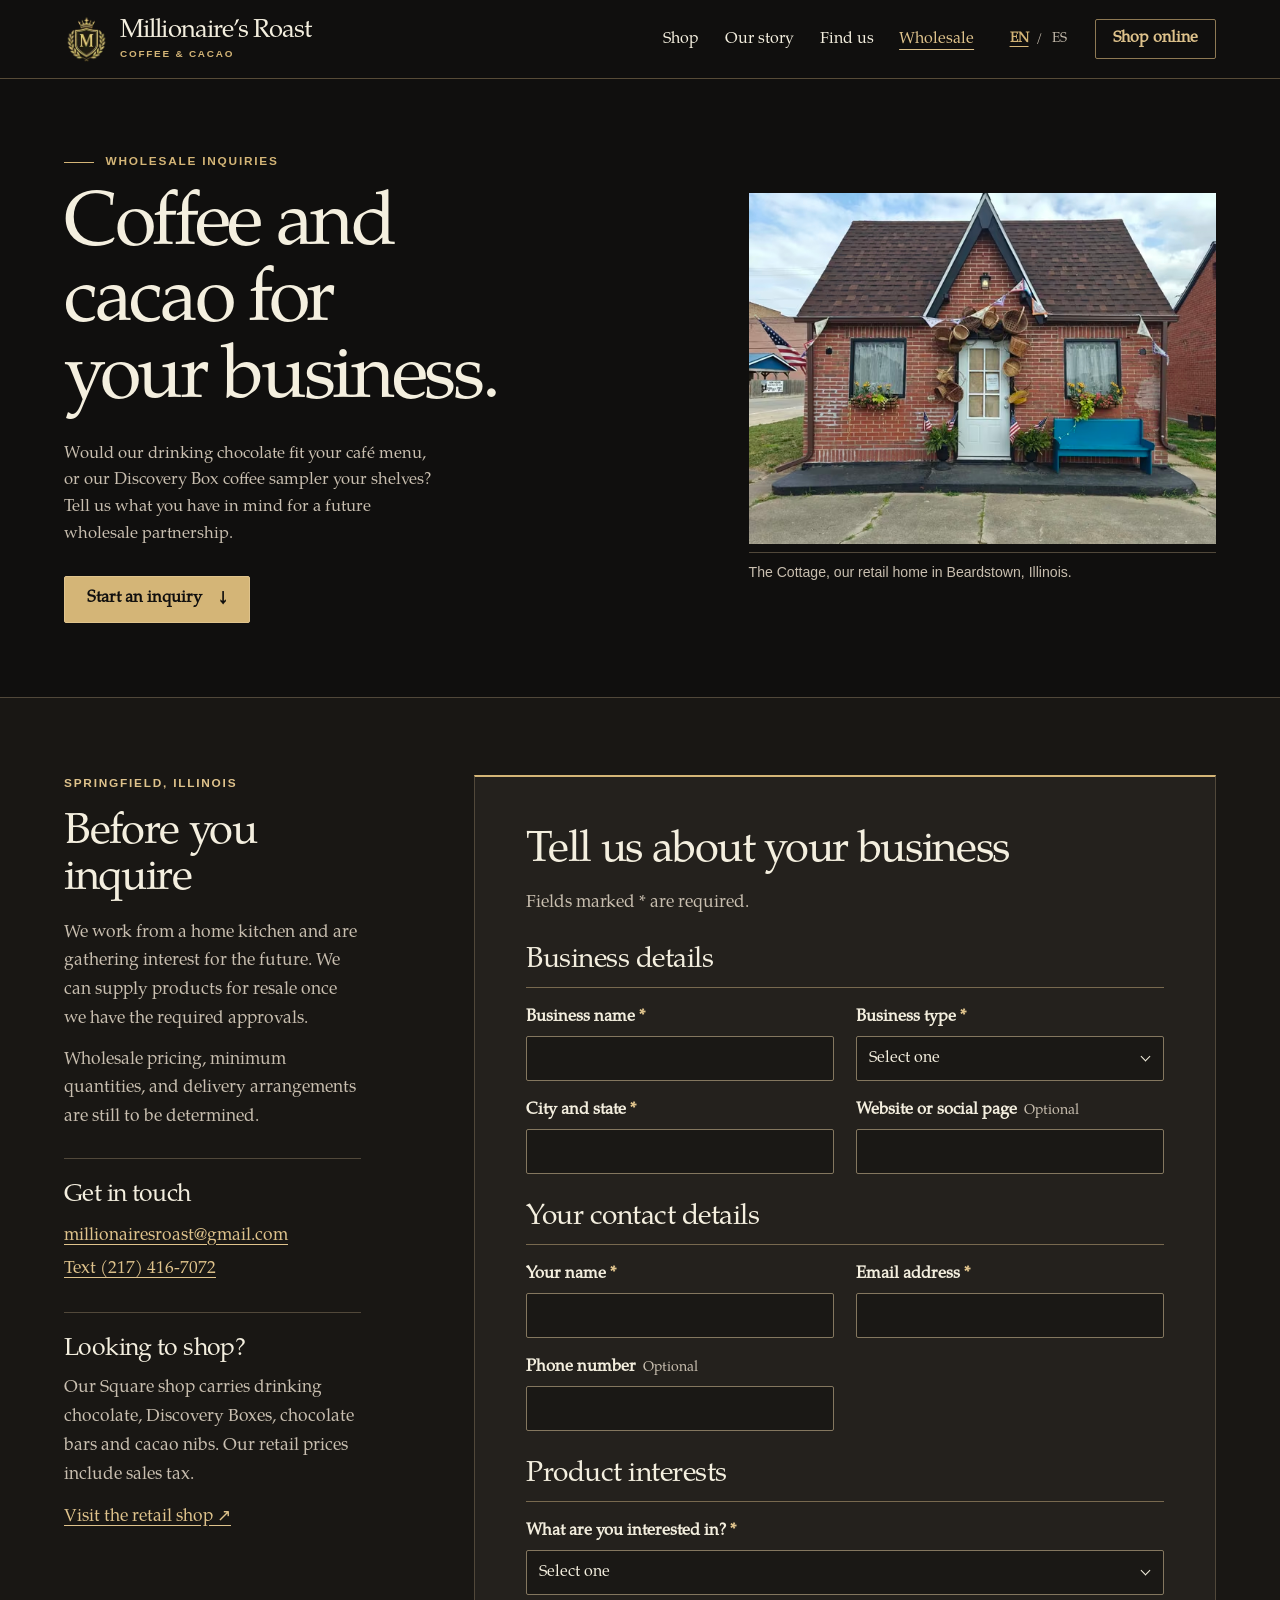
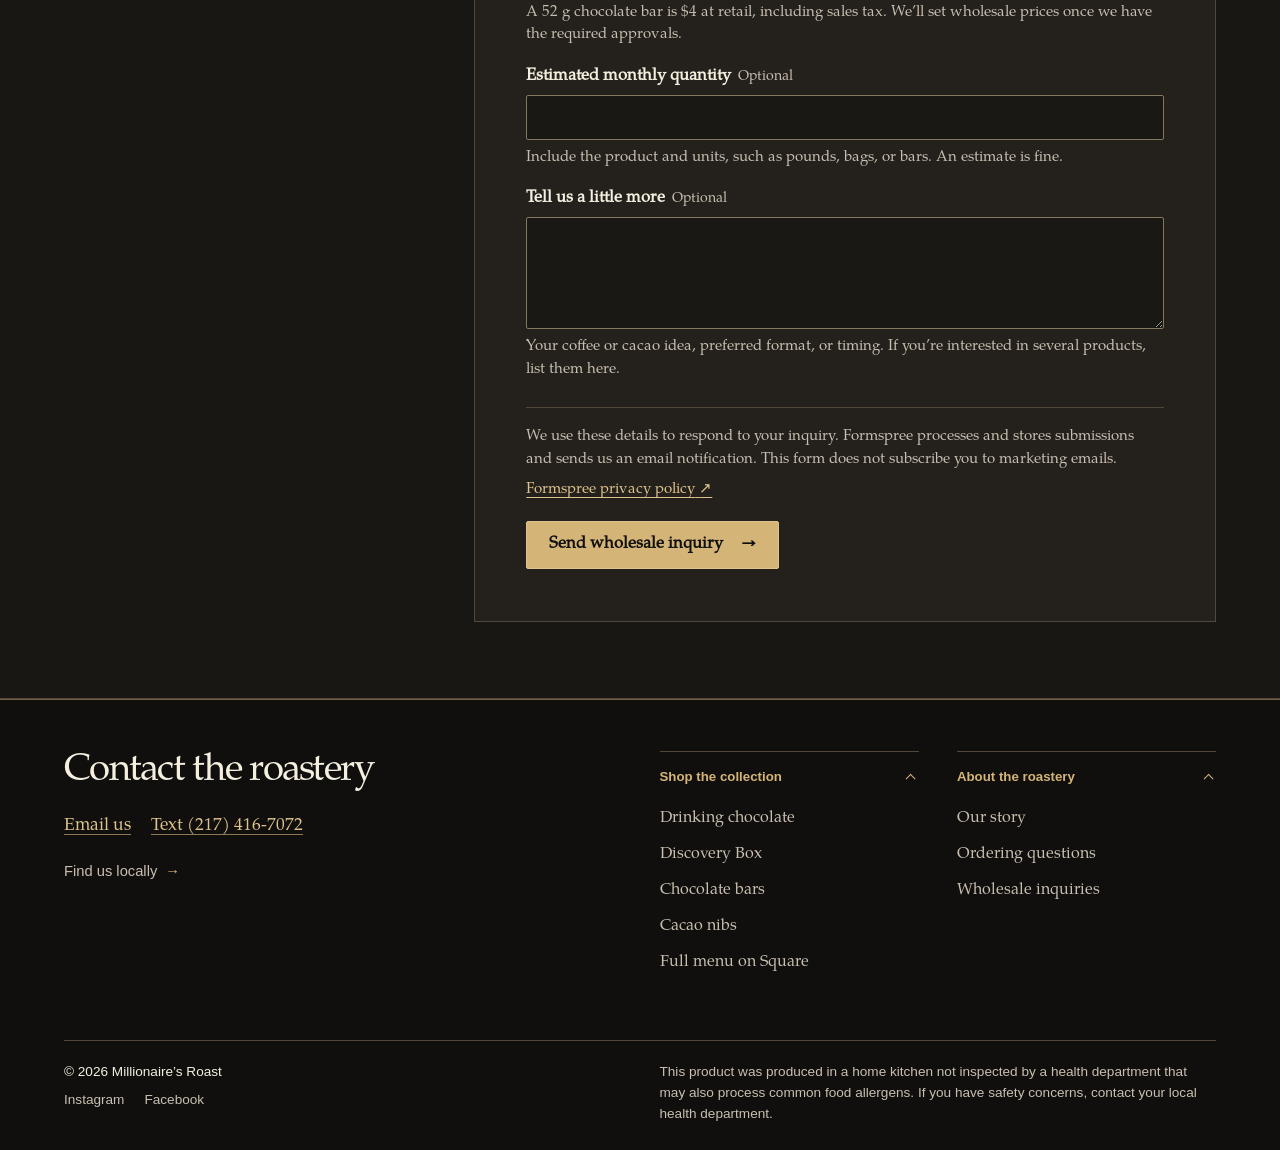
<file: wholesale/index.html>
<!doctype html>
<html lang="en">
  <head>
    <meta charset="utf-8" />
    <meta name="viewport" content="width=device-width, initial-scale=1" />
    <meta name="theme-color" content="#100f0e" />
    <title data-en="Wholesale Inquiries | Millionaire's Roast" data-es="Consultas de mayoreo | Millionaire's Roast">Wholesale Inquiries | Millionaire's Roast</title>
    <meta name="description" content="Tell us about your interest in a future wholesale partnership for drinking chocolate, specialty coffee, chocolate bars, or roasted cacao nibs." />
    <link rel="canonical" href="https://millionairesroast.com/wholesale/" />
    <link rel="icon" href="../assets/favicon.979253e2cff559aa.png" />
    <link rel="apple-touch-icon" href="../assets/favicon.979253e2cff559aa.png" />
    <meta property="og:type" content="website" />
    <meta property="og:site_name" content="Millionaire's Roast" />
    <meta property="og:title" content="Wholesale Inquiries | Millionaire's Roast" />
    <meta property="og:description" content="Tell us which drinking chocolate, coffee, or cacao products you would like to offer at your café, shop, or workplace." />
    <meta property="og:url" content="https://millionairesroast.com/wholesale/" />
    <meta property="og:image" content="https://millionairesroast.com/assets/social-preview.d2bdfbea87bdc5b6.jpg" />
    <meta property="og:image:alt" content="Millionaire's Roast logo surrounded by illustrated coffee beans" />
    <meta name="twitter:card" content="summary_large_image" />
    <meta name="twitter:title" content="Wholesale Inquiries | Millionaire's Roast" />
    <meta name="twitter:description" content="Explore a future partnership for drinking chocolate, specialty coffee, chocolate bars, and roasted cacao nibs." />
    <meta name="twitter:image" content="https://millionairesroast.com/assets/social-preview.d2bdfbea87bdc5b6.jpg" />
    <style>@font-face{font-family:"Roast Serif Web";src:url("../assets/roast-serif-regular.e9de6c2e62cf2ed9.woff2") format("woff2");font-weight:400;font-style:normal;font-display:swap}@font-face{font-family:"Roast Serif Web";src:url("../assets/roast-serif-italic.8c2d156ebdbfd5fc.woff2") format("woff2");font-weight:400;font-style:italic;font-display:swap}:root{color-scheme:dark;--charcoal:#100f0e;--paper:#191714;--surface:#24211d;--ink:#f4efdf;--muted:#c9bfb0;--line:#51483a;--gold:#d4b577;--accent:#dfc38c;--on-dark:var(--ink);--serif:"Palatino Linotype",Palatino,"Book Antiqua","Roast Serif Web",Georgia,serif;--sans:"Segoe UI",Arial,sans-serif;--gutter:clamp(20px, 5vw, 80px);--section-space:clamp(52px, 6.5vw, 98px);font-family:var(--serif);color:var(--ink);background:var(--paper)}*,::after,::before{box-sizing:border-box}html{scroll-padding-top:max(94px,calc(var(--header-height,78px) + 8px))}body{margin:0;font-size:1.09rem;line-height:1.55}figure,h1,h2,h3,p{margin:0}h1,h2,h3{font-family:var(--serif);font-weight:400;line-height:1.08}h1,h2{text-wrap:balance}h2{font-size:clamp(2.5rem, 4.6vw, 4.5rem);letter-spacing:-.045em}h3{font-size:clamp(1.52rem, 2.2vw, 2.15rem);letter-spacing:-.027em}img{display:block;max-width:100%}a{color:inherit;text-underline-offset:.21em}button,input,select,textarea{font:inherit}a,button{touch-action:manipulation}button{color:inherit}:focus-visible{outline:2px solid #f5d9a0;outline-offset:4px}::selection{background:var(--gold);color:var(--charcoal)}.shell{width:min(calc(100% - 2 * var(--gutter)),1344px);margin-inline:auto}.skip-link{position:fixed;max-inline-size:calc(100% - var(--gutter) - 60px);z-index:90;top:8px;left:8px;padding:10px 16px;color:var(--charcoal);background:var(--ink);transform:translateY(-150%)}.skip-link:focus{transform:none}.eyebrow{color:var(--gold);font:600 .74rem/1.5 var(--sans);letter-spacing:.15em;text-transform:uppercase}.button{display:inline-flex;justify-content:center;align-items:center;min-height:46px;padding:11px 22px;border:1px solid transparent;border-radius:2px;font:700 1rem/1.35 var(--serif);text-decoration:none;text-align:center;cursor:pointer}.button-primary{color:var(--charcoal);background:var(--gold);border-color:var(--gold)}.button-primary:hover{background:#e9cb8e}.site-header{container:site-nav/inline-size;position:sticky;z-index:30;top:0;background:var(--charcoal);border-bottom:1px solid #574b37}.header-inner{display:flex;align-items:center;gap:clamp(16px,2.3vw,44px);min-height:78px}.brand{display:inline-flex;flex-shrink:0;align-items:center;min-height:44px;max-width:100%;gap:11px;text-decoration:none}.brand img{width:45px;height:45px;object-fit:contain}.brand>span{display:grid;min-width:0;gap:3px}.brand strong{font:400 clamp(1.35rem, 2vw, 1.8rem)/1.04 var(--serif);letter-spacing:-.035em}.brand small{color:var(--gold);font:600 .62rem/1.35 var(--sans);letter-spacing:.18em;text-transform:uppercase}.desktop-nav{display:flex;flex-wrap:wrap;align-items:center;justify-content:flex-end;gap:0 clamp(16px,2vw,34px);margin-left:auto}.desktop-nav a{display:inline-flex;align-items:center;min-height:44px;font-size:1rem;text-decoration:none;white-space:nowrap}.desktop-nav a:hover,.desktop-nav a[aria-current=page]{color:var(--accent);text-decoration:underline;text-underline-offset:6px}.header-actions,.language-switch{display:flex;align-items:center}.header-actions{gap:clamp(12px,1.6vw,24px)}.header-actions>.button{min-height:40px;padding:7px 17px;border-color:#8e7954;background:0 0;color:var(--accent);white-space:nowrap}.header-actions>.button:hover{border-color:var(--accent);color:var(--ink)}.language-switch{gap:1px;color:var(--muted);font-size:.84rem}.language-switch button{min-height:40px;min-width:31px;padding:4px;border:0;background:0 0;cursor:pointer}.language-switch button.is-active{color:var(--gold);font-weight:700;text-decoration:underline;text-underline-offset:4px}.menu-toggle,.mobile-menu,.mobile-shop-bar{display:none}.site-footer{background:var(--charcoal);border-top:1px solid #736145}.footer-top{display:grid;grid-template-columns:minmax(0,1fr) minmax(0,1.1fr);gap:clamp(32px,7vw,110px);padding-block:clamp(32px,4vw,64px)}.footer-contact h2{font-size:clamp(2rem, 3vw, 3.15rem)}.footer-contact-links,.footer-social{display:flex;flex-wrap:wrap;gap:0 20px}.footer-contact-links{margin-top:12px}.footer-contact-links a,.footer-items a,.footer-local,.footer-social a{display:inline-flex;align-items:center;min-height:44px;width:fit-content}.footer-contact-links a{color:var(--accent);text-decoration-color:#8e7954}.footer-local{gap:.55em;font:.92rem/1.5 var(--sans);color:var(--muted);text-decoration:none}.footer-local::after{content:"→";color:var(--gold)}.footer-navigation{display:grid;grid-template-columns:repeat(2,minmax(0,1fr));gap:clamp(22px,3vw,48px);align-items:start}.footer-directory{border-top:1px solid var(--line)}.footer-directory summary{display:flex;min-height:48px;align-items:center;justify-content:space-between;gap:12px;color:var(--gold);font:600 .83rem/1.45 var(--sans);cursor:pointer;list-style:none}.footer-directory summary::-webkit-details-marker{display:none}.footer-directory summary::after{content:"";flex:0 0 .45rem;height:.45rem;margin-inline-end:4px;border:solid currentColor;border-width:0 1px 1px 0;transform:translateY(-2px) rotate(45deg)}.footer-directory[open] summary::after{transform:translateY(2px) rotate(225deg)}.footer-items{display:grid;padding-bottom:8px}.footer-items a,.footer-social a{min-height:36px;color:var(--muted);font-size:1rem;text-decoration:none}.site-footer a:hover{color:var(--ink);text-decoration:underline}.footer-bottom{display:grid;grid-template-columns:minmax(0,1fr) minmax(0,1.1fr);align-items:start;gap:clamp(32px,7vw,110px);padding-block:20px 26px;border-top:1px solid var(--line)}.footer-bottom p,.footer-social a{color:var(--muted);font:.85rem/1.55 var(--sans)}.footer-signature p{color:var(--ink)}@container site-nav (max-width:63.99rem){.desktop-nav,.header-actions>.language-switch{display:none}.header-actions{flex:none;margin-left:auto}.header-inner .brand{min-width:0;flex-shrink:1}.brand img{flex:none}.brand{overflow-wrap:anywhere}.header-inner{container:masthead/inline-size;min-height:65px}.menu-toggle{display:grid;position:relative;place-items:center;width:44px;height:44px;border:0;background:0 0;cursor:pointer}.menu-toggle span{position:absolute;width:24px;height:2px;background:var(--gold)}.menu-toggle span:first-child{transform:translateY(-4px)}.menu-toggle span:last-child{transform:translateY(4px)}.menu-toggle.is-open span:first-child{transform:rotate(45deg)}.menu-toggle.is-open span:last-child{transform:rotate(-45deg)}.mobile-menu.is-open{display:block;position:absolute;inset:100% 0 auto;overflow-y:auto;max-height:calc(100dvh - 100%);padding:12px var(--gutter) 22px;border-block:1px solid var(--line);background:var(--charcoal)}.mobile-menu nav{display:grid}.mobile-menu nav>a{display:flex;align-items:center;min-height:47px;font-size:1.12rem;text-decoration:none}.mobile-menu nav>a:not(.button){border-bottom:1px solid var(--line)}.mobile-menu-shop{width:fit-content;margin-top:15px}.language-switch-mobile{gap:5px;padding-top:8px}.language-switch-mobile button{min-width:44px;min-height:44px}}@media (max-width:63.99em),(pointer:coarse){.footer-items a,.footer-social a{min-height:44px}}@container masthead (max-width:15em){.brand img{display:none}}@media (max-width:760px){body{overflow-wrap:anywhere}.footer-bottom,.footer-top{grid-template-columns:minmax(0,1fr)}.footer-top{gap:20px;padding-block:30px 0}.footer-navigation{grid-template-columns:minmax(0,1fr);gap:0}.footer-directory summary{min-height:52px}.footer-items a{width:100%}.footer-contact-links{margin-top:8px}.footer-bottom{gap:8px}.footer-signature{display:flex;align-items:center;justify-content:space-between;flex-wrap:wrap;gap:0 12px}.footer-social{gap:0 14px}}@media (max-width:560px){.brand img{width:36px;height:38px}.brand{gap:7px}.header-inner{min-height:62px;gap:9px}.header-actions{gap:3px}.header-actions>.button{display:none}}@media (scripting:none){.site-header{position:static}.site-header .language-switch,.site-header .menu-toggle{display:none}@container site-nav (max-width:63.99rem){.header-inner{flex-wrap:wrap;gap:0 12px;padding-block:6px}.desktop-nav{display:flex;flex-wrap:wrap;justify-content:flex-start;order:2;flex-basis:100%;gap:0 18px;margin-left:0}.desktop-nav a{white-space:normal}}}@supports not (container-type:inline-size){.site-header{position:static}.header-inner{flex-wrap:wrap;gap:4px 16px}.desktop-nav{flex-wrap:wrap;justify-content:flex-start}}@media (prefers-reduced-motion:no-preference){html:not(:has(:focus-visible)){scroll-behavior:smooth}}</style>
    <style>.wholesale-page{--form-field:#1a1815;--form-line:#84775f;--form-error:#f1b3a1;--form-success:#b9cfa5}.wholesale-page #main-content{background:var(--charcoal,#11110f);color:var(--ink,#f6f0e2);font-family:var(--serif, "Palatino Linotype", Palatino, Georgia, serif)}.wholesale-page .partner-hero{display:grid;grid-template-columns:minmax(0,1.12fr) minmax(0,0.88fr);align-items:center;gap:clamp(32px,7vw,104px);padding-block:clamp(40px,5.8vw,90px)}.wholesale-page .partner-intro{min-width:0}.wholesale-page .partner-intro .eyebrow{display:flex;align-items:center;gap:12px;margin:0 0 18px;color:var(--gold,#d4b577)}.wholesale-page .partner-intro .eyebrow::before{content:"";flex:none;width:2.5em;height:1px;background:currentColor}.wholesale-page .partner-guide .eyebrow{margin:0 0 18px;color:var(--accent,#e0c68e)}.wholesale-page .partner-guide h2,.wholesale-page .partner-guide h3,.wholesale-page .partner-intro h1,.wholesale-page .partner-sheet h2,.wholesale-page .partner-sheet legend{font-family:var(--serif, "Palatino Linotype", Palatino, Georgia, serif);font-weight:500;color:var(--ink,#f6f0e2)}.wholesale-page .partner-intro h1{margin:0;max-width:12ch;color:var(--ink,#f6f0e2);font-size:clamp(3.3rem, 5.9vw, 5.7rem);letter-spacing:-.044em;line-height:1.01;text-wrap:balance}.wholesale-page .partner-lede{max-width:47ch;margin:24px 0 28px;font-size:clamp(1rem, 1.3vw, 1.2rem);line-height:1.6;color:var(--muted,#c4bbab)}.wholesale-page .inquiry-submit,.wholesale-page .partner-start{border:1px solid var(--accent,#e0c68e);background:var(--gold,#d4b577);color:var(--charcoal,#11110f);font-family:var(--serif, "Palatino Linotype", Palatino, Georgia, serif);font-size:1.03rem}.wholesale-page .partner-start{gap:17px}.wholesale-page .inquiry-submit:enabled:hover,.wholesale-page .partner-start:hover{background:#e4c991}.wholesale-page .partner-portrait{min-width:0;margin:0}.wholesale-page .partner-portrait img{display:block;width:100%;height:auto;aspect-ratio:4/3;object-fit:cover}.wholesale-page .partner-portrait figcaption{padding:9px 0 0;margin-top:8px;border-top:1px solid var(--line);color:var(--muted,#c4bbab);font:.88rem/1.5 var(--sans)}.wholesale-page .partner-band{border-block:1px solid var(--line,#514a3d);background:var(--paper,#1b1916)}.wholesale-page .partner-workspace{display:grid;grid-template-columns:minmax(0,.62fr) minmax(0,1.38fr);align-items:start;gap:clamp(30px,6vw,90px);padding-block:clamp(38px,6vw,92px)}.wholesale-page .partner-guide{max-width:33ch;min-width:0}.wholesale-page .partner-guide,.wholesale-page .partner-intro,.wholesale-page .partner-sheet{overflow-wrap:anywhere}.wholesale-page .partner-guide h2,.wholesale-page .partner-sheet h2{margin:0 0 16px;font-size:clamp(2rem, 3.4vw, 3.35rem);line-height:1.06;letter-spacing:-.031em;text-wrap:balance}.wholesale-page .partner-guide h3{margin:0 0 10px;font-size:1.55rem;line-height:1.18;letter-spacing:-.025em}.wholesale-page .partner-guide p:not(.eyebrow){margin:0 0 12px;line-height:1.65;color:var(--muted,#c4bbab)}.wholesale-page .partner-guide section{margin-top:26px;padding-top:22px;border-top:1px solid var(--line,#514a3d)}.wholesale-page .inquiry-privacy a>[aria-hidden=true],.wholesale-page .partner-retail a>[aria-hidden=true]{font-family:var(--sans)}.wholesale-page .form-status a,.wholesale-page .inquiry-privacy a,.wholesale-page .partner-guide a,.wholesale-page .partner-sheet noscript a{color:var(--accent,#e0c68e);text-decoration:underline;text-underline-offset:.24em;overflow-wrap:anywhere}.wholesale-page .partner-contact a{display:block;padding-block:3px;width:fit-content}.wholesale-page .partner-sheet{min-width:0;padding:clamp(22px,4vw,56px);color-scheme:dark;background:var(--surface,#26231e);border:1px solid var(--line,#514a3d);border-top:2px solid var(--gold,#d4b577);scroll-margin-block-start:100px}.wholesale-page .partner-sheet-head p{margin:0;color:var(--muted,#c4bbab)}.wholesale-page .partner-sheet fieldset{min-width:0;margin:28px 0 0;padding:0;border:0}.wholesale-page .partner-sheet legend{width:100%;padding:0 0 8px;border-bottom:1px solid #78694f;font-size:clamp(1.48rem, 2.2vw, 1.85rem);line-height:1.2;letter-spacing:-.018em}.wholesale-page .partner-fields{display:grid;grid-template-columns:repeat(2,minmax(0,1fr));gap:18px 22px;padding-top:18px}.wholesale-page .form-field{display:flex;flex-direction:column;min-width:0}.wholesale-page .form-field-wide{grid-column:1/-1}.wholesale-page .form-field label{display:block;margin:0 0 7px;color:var(--ink,#f6f0e2);font-size:1.03rem;font-weight:650;line-height:1.4}.wholesale-page .form-field label small{margin-left:3px;color:var(--muted,#c4bbab);font-size:.88rem;font-weight:400}.wholesale-page .required-mark{color:var(--accent,#e0c68e)}.wholesale-page .form-field :is(input,select,textarea){appearance:auto;display:block;width:100%;min-width:0;min-height:45px;margin:0;padding:10px 12px;border:1px solid var(--form-line);border-radius:2px;background:var(--form-field);color:var(--ink,#f6f0e2);font:inherit;font-size:1rem;line-height:1.4;box-shadow:none}.wholesale-page .inquiry-select{display:grid;position:relative;min-width:0}.wholesale-page .inquiry-select select,.wholesale-page .inquiry-select-value{grid-area:1/1}.wholesale-page .inquiry-select.is-enhanced select{appearance:none;color:transparent}.wholesale-page .inquiry-select-value{z-index:1;align-self:center;min-width:0;padding:10px 36px 10px 13px;overflow-wrap:anywhere;font-size:1rem;line-height:1.4;color:var(--ink,#f6f0e2);pointer-events:none}.wholesale-page .inquiry-select.is-enhanced::after{content:"";position:absolute;right:15px;top:50%;width:7px;height:7px;border:solid var(--ink,#f6f0e2);border-width:0 1.5px 1.5px 0;transform:translateY(-72%) rotate(45deg);pointer-events:none}@media (forced-colors:active){.wholesale-page .inquiry-select.is-enhanced select{forced-color-adjust:none;background:Field;color:transparent;border-color:FieldText}.wholesale-page .inquiry-select.is-enhanced select:focus-visible{outline-color:Highlight}.wholesale-page .inquiry-select.is-enhanced option{color:FieldText;background:Field}.wholesale-page .inquiry-select-value{color:FieldText}}.wholesale-page .form-field option{background:var(--form-field);color:var(--ink,#f6f0e2)}.wholesale-page .form-field textarea{resize:vertical;min-height:104px}.wholesale-page .form-field :is(input,select,textarea):hover{border-color:var(--ink,#f6f0e2)}.wholesale-page .form-field :is(input,select,textarea):focus-visible,.wholesale-page .partner-band :is(a,button):focus-visible{outline:2px solid var(--accent,#e0c68e);outline-offset:3px}.wholesale-page .partner-start:focus-visible{outline:2px solid var(--ink,#f6f0e2);outline-offset:3px}.wholesale-page .form-field [aria-invalid=true]{border:2px solid var(--form-error)}.wholesale-page .field-hint,.wholesale-page .inquiry-privacy a,.wholesale-page .inquiry-privacy p{font-size:.94rem;line-height:1.5}.wholesale-page .field-hint{margin:7px 0 0;color:var(--muted,#c4bbab)}.wholesale-page .field-error{margin:5px 0 0;color:var(--form-error);font-size:.93rem}.wholesale-page .field-error[hidden],.wholesale-page .form-honeypot{display:none}.wholesale-page .inquiry-privacy{margin-top:26px;padding:18px 0;border-top:1px solid var(--line,#514a3d)}.wholesale-page .inquiry-privacy p{margin:0 0 5px;color:var(--muted,#c4bbab)}.wholesale-page .inquiry-submit{width:auto;gap:18px;min-height:48px;cursor:pointer}.wholesale-page .inquiry-submit:disabled{opacity:.65;cursor:default}.wholesale-page .form-status{margin:16px 0 0;padding:13px 15px;border:1px solid var(--line,#514a3d);border-left:3px solid var(--accent,#e0c68e);background:#302d23;color:var(--ink,#f6f0e2);font-size:.94rem;line-height:1.5}.wholesale-page .form-status:empty{display:none}.wholesale-page .form-status:is([data-state=invalid],[data-state=rejected],[data-state=rate],[data-state=uncertain]){border-left-color:var(--form-error);background:#342522;color:#f5d7cc}.wholesale-page .form-status[data-state=success]{border-left-color:var(--form-success);background:#252c22;color:#dfead7}@media (max-width:880px){.wholesale-page .inquiry-privacy a,.wholesale-page .partner-contact a,.wholesale-page .partner-retail a{display:inline-flex;align-items:center;gap:.3em;max-width:100%;min-height:44px;padding-block:5px}.wholesale-page .partner-contact a{display:flex}.wholesale-page .partner-workspace{grid-template-columns:minmax(0,.7fr) minmax(0,1.3fr);gap:28px}.wholesale-page .partner-sheet{padding:22px}.wholesale-page .partner-fields{grid-template-columns:1fr}}@media (max-width:700px){.wholesale-page .partner-hero,.wholesale-page .partner-workspace{grid-template-columns:minmax(0,1fr);gap:28px}.wholesale-page .partner-intro h1{max-width:14ch;font-size:clamp(3rem, 9.7vw, 4.2rem)}.wholesale-page .partner-lede{margin:17px 0 19px;max-width:54ch}.wholesale-page .partner-portrait img{aspect-ratio:2/1;object-position:50% 42%}.wholesale-page .partner-guide{max-width:none}.wholesale-page .partner-guide>p:not(.eyebrow){max-width:63ch}.wholesale-page .partner-guide section{margin-top:18px;padding-top:14px}}@media (max-width:420px){.wholesale-page .partner-sheet{padding:20px 16px}.wholesale-page .inquiry-submit{width:100%;justify-content:space-between}}</style>
    <style>@media (prefers-reduced-motion:no-preference){@keyframes mr-rule{from{transform:scaleX(.12)}to{transform:scaleX(1)}}@keyframes mr-menu{from{opacity:.94;transform:translateY(-3px)}to{opacity:1;transform:translateY(0)}}@keyframes mr-enter{from{opacity:.78;transform:translateY(6px)}to{opacity:1;transform:translateY(0)}}@keyframes mr-answer{from{opacity:.78}to{opacity:1}}.front-hero .eyebrow::before,.partner-intro .eyebrow::before{transform-origin:left center;animation:mr-rule .6s cubic-bezier(.22,.7,.3,1)}.mobile-menu.is-open{animation:mr-menu 150ms ease-out}.is-arriving{animation:mr-enter 380ms cubic-bezier(.2,.7,.3,1)}.is-arriving:focus-within,.is-arriving:target{animation:none}.button{transition:background-color 160ms ease,border-color 160ms ease,color 160ms ease,transform 120ms ease}.button:active:not(:disabled){transform:translateY(1px)}.language-switch button,.text-link{transition:color 150ms ease}.menu-toggle span{transition:transform 160ms ease}.faq-list details[open] .faq-answer{animation:mr-answer 180ms ease-out}}@media (prefers-reduced-motion:no-preference) and (hover:hover) and (pointer:fine){.shop-tile-link .tile-media img{transition:transform 280ms ease-out,filter 180ms ease-out}.shop-tile-link:hover .tile-media img{transform:scale(1.015)}.gift-link span[aria-hidden]{display:inline-block;transition:transform 180ms ease-out}.shop-tile-link:hover .gift-link span[aria-hidden]{transform:translateX(2px)}}</style>
    <script src="../assets/analytics.7d87ce13913cc6cc.js" defer></script>
    <script src="../assets/index.63d00c659fe70a28.js" defer></script>
    <script src="../assets/wholesale.b705071fd8183fca.js" defer></script>
  </head>
  <body class="wholesale-page">
    <a class="skip-link" href="#main-content" data-en="Skip to content" data-es="Saltar al contenido">Skip to content</a>
    <header class="site-header">
      <div class="shell header-inner">
        <a class="brand" href="../">
          <img src="../assets/logo-96.f6f1cf65d33752ce.webp" width="48" height="48" alt="" />
          <span><strong>Millionaire’s Roast</strong><small data-en="Coffee &amp; cacao" data-es="Café y cacao">Coffee &amp; cacao</small></span>
        </a>
        <nav class="desktop-nav" aria-label="Primary navigation" data-aria-label-en="Primary navigation" data-aria-label-es="Navegación principal">
          <a href="../#coffee" data-en="Shop" data-es="Tienda">Shop</a>
          <a href="../#story" data-en="Our story" data-es="Nuestra historia">Our story</a>
          <a href="../#find-us" data-en="Find us" data-es="Dónde comprar">Find us</a>
          <a href="#main-content" aria-current="page" data-en="Wholesale" data-es="Mayoreo">Wholesale</a>
        </nav>
        <div class="header-actions">
          <div class="language-switch" role="group" aria-label="Language" data-aria-label-en="Language" data-aria-label-es="Idioma">
            <button type="button" class="is-active" aria-pressed="true">EN</button><span aria-hidden="true">/</span><button type="button" aria-pressed="false">ES</button>
          </div>
          <a class="button button-primary" href="https://millionaires-roast.square.site/" data-location="header" data-en="Shop online" data-es="Comprar en línea">Shop online</a>
          <button type="button" class="menu-toggle" aria-expanded="false" aria-controls="mobile-menu" aria-label="Open menu" data-aria-label-en="Open menu" data-aria-label-es="Abrir menú"><span></span><span></span></button>
        </div>
      </div>
      <div class="mobile-menu" id="mobile-menu" aria-hidden="true" inert>
        <nav aria-label="Mobile navigation" data-aria-label-en="Mobile navigation" data-aria-label-es="Navegación móvil">
          <a href="../#coffee" data-en="Shop" data-es="Tienda">Shop</a>
          <a href="../#story" data-en="Our story" data-es="Nuestra historia">Our story</a>
          <a href="../#find-us" data-en="Find us" data-es="Dónde comprar">Find us</a>
          <a href="#main-content" aria-current="page" data-en="Wholesale" data-es="Mayoreo">Wholesale</a>
          <a class="button button-primary mobile-menu-shop" href="https://millionaires-roast.square.site/" data-location="mobile_menu" data-en="Shop online" data-es="Comprar en línea">Shop online</a>
        </nav>
        <div class="language-switch language-switch-mobile" role="group" aria-label="Language" data-aria-label-en="Language" data-aria-label-es="Idioma">
            <button type="button" class="is-active" aria-pressed="true">EN</button><span aria-hidden="true">/</span><button type="button" aria-pressed="false">ES</button>
          </div>
      </div>
    </header>
    <main id="main-content">
      <section class="partner-hero shell" aria-labelledby="partnership-title">
        <div class="partner-intro">
          <p class="eyebrow" data-en="Wholesale inquiries" data-es="Consultas de mayoreo">Wholesale inquiries</p>
          <h1 id="partnership-title" data-en="Coffee and cacao for your business." data-es="Café y cacao para tu negocio.">Coffee and cacao for your business.</h1>
          <p class="partner-lede" data-en="Would our drinking chocolate fit your café menu, or our Discovery Box coffee sampler your shelves? Tell us what you have in mind for a future wholesale partnership." data-es="¿Te imaginas nuestro chocolate para beber en el menú de tu cafetería o la Discovery Box en tu tienda? Cuéntanos qué tienes en mente para una futura colaboración de mayoreo.">Would our drinking chocolate fit your café menu, or our Discovery Box coffee sampler your shelves? Tell us what you have in mind for a future wholesale partnership.</p>
          <a class="button button-primary partner-start" href="#partner-inquiry"><span data-en="Start an inquiry" data-es="Iniciar consulta">Start an inquiry</span> <span aria-hidden="true">↓</span></a>
        </div>
        <figure class="partner-portrait">
          <picture>
            <source type="image/avif" media="(max-width: 700px)" srcset="../assets/cottage-mobile-400.ef3ac4d25304da77.avif 400w, ../assets/cottage-mobile-720.b8c8cc64e57847e0.avif 720w, ../assets/cottage-mobile-1080.5841f11108eba8a5.avif 1080w" sizes="(max-width: 400px) calc(100vw - 40px), 90vw" width="720" height="360" />
            <source media="(max-width: 700px)" srcset="../assets/cottage-mobile-400.770bd733d2d24168.webp 400w, ../assets/cottage-mobile-720.c7c83412eb1179c8.webp 720w, ../assets/cottage-mobile-1080.833c0a660fa537e5.webp 1080w" sizes="(max-width: 400px) calc(100vw - 40px), 90vw" width="720" height="360" />
            <source type="image/avif" srcset="../assets/cottage-640.a9027fc45f0e73c4.avif 640w, ../assets/cottage-1113.1e22426ecd027aa6.avif 1113w" sizes="(max-width: 1493px) 36.52vw, 546px" width="640" height="480" />
            <img src="../assets/cottage-640.071ca8d51faf8b65.webp" srcset="../assets/cottage-640.071ca8d51faf8b65.webp 640w, ../assets/cottage-1113.2fd98f8c4d7116cb.webp 1113w" sizes="(max-width: 1493px) 36.52vw, 546px" width="640" height="480" loading="eager" fetchpriority="high" decoding="async" alt="The Cottage, a red brick storefront in Beardstown" data-alt-en="The Cottage, a red brick storefront in Beardstown" data-alt-es="The Cottage, una tienda de ladrillo rojo en Beardstown" />
          </picture>
          <figcaption data-en="The Cottage, our retail home in Beardstown, Illinois." data-es="The Cottage, nuestra tienda en Beardstown, Illinois.">The Cottage, our retail home in Beardstown, Illinois.</figcaption>
        </figure>
      </section>
      <div class="partner-band">
        <div class="partner-workspace shell">
          <aside class="partner-guide" aria-labelledby="wholesale-questions-title">
            <p class="eyebrow" data-en="Springfield, Illinois" data-es="Springfield, Illinois">Springfield, Illinois</p>
            <h2 id="wholesale-questions-title" data-en="Before you inquire" data-es="Antes de escribirnos">Before you inquire</h2>
            <p data-en="We work from a home kitchen and are gathering interest for the future. We can supply products for resale once we have the required approvals." data-es="Trabajamos desde una cocina doméstica y estamos recibiendo consultas para futuras colaboraciones. Podremos ofrecer productos para reventa cuando contemos con las autorizaciones necesarias.">We work from a home kitchen and are gathering interest for the future. We can supply products for resale once we have the required approvals.</p>
            <p data-en="Wholesale pricing, minimum quantities, and delivery arrangements are still to be determined." data-es="Aún están por definirse los precios de mayoreo, las cantidades mínimas y las condiciones de entrega.">Wholesale pricing, minimum quantities, and delivery arrangements are still to be determined.</p>
            <section class="partner-contact">
              <h3 data-en="Get in touch" data-es="Contacto">Get in touch</h3>
              <a href="mailto:millionairesroast@gmail.com">millionairesroast@gmail.com</a>
              <a href="sms:12174167072"><span data-en="Text (217) 416-7072" data-es="Enviar mensaje al (217) 416-7072">Text (217) 416-7072</span></a>
            </section>
            <section class="partner-retail">
              <h3 data-en="Looking to shop?" data-es="¿Buscas dónde comprar?">Looking to shop?</h3>
              <p data-en="Our Square shop carries drinking chocolate, Discovery Boxes, chocolate bars and cacao nibs. Our retail prices include sales tax." data-es="En nuestra tienda de Square encontrarás chocolate para beber, la Discovery Box, barras de chocolate y nibs de cacao. Nuestros precios al público incluyen impuestos.">Our Square shop carries drinking chocolate, Discovery Boxes, chocolate bars and cacao nibs. Our retail prices include sales tax.</p>
              <a href="https://millionaires-roast.square.site/" data-location="wholesale_faq_retail"><span data-en="Visit the retail shop" data-es="Visitar la tienda">Visit the retail shop</span> <span aria-hidden="true">↗</span></a>
            </section>
          </aside>
          <section class="partner-sheet" id="partner-inquiry" aria-labelledby="inquiry-title">
            <div class="partner-sheet-head">
              <h2 id="inquiry-title" data-en="Tell us about your business" data-es="Cuéntanos sobre tu negocio">Tell us about your business</h2>
              <p data-en="Fields marked * are required." data-es="Los campos con * son obligatorios.">Fields marked * are required.</p>
            </div>
            <form id="wholesale-form" action="https://formspree.io/f/xljelzak" method="POST" aria-labelledby="inquiry-title">
              <input type="hidden" name="_subject" value="New wholesale inquiry — Millionaire’s Roast" />
              <input type="hidden" name="language" value="en" />
              <div class="form-honeypot" aria-hidden="true" inert>
                <label for="company-fax">Leave this field empty</label>
                <input id="company-fax" name="_gotcha" type="text" tabindex="-1" autocomplete="off" />
              </div>
              <fieldset>
                <legend data-en="Business details" data-es="Datos del negocio">Business details</legend>
                <div class="partner-fields">
                  <div class="form-field">
                    <label for="business_name"><span data-en="Business name" data-es="Nombre del negocio">Business name</span> <span class="required-mark" aria-hidden="true">*</span></label>
                    <input id="business_name" name="business_name" type="text" required autocomplete="organization" maxlength="120" />
                  </div>
                  <div class="form-field">
                    <label for="business_type"><span data-en="Business type" data-es="Tipo de negocio">Business type</span> <span class="required-mark" aria-hidden="true">*</span></label>
                    <div class="inquiry-select">
                      <select id="business_type" name="business_type" required>
                        <option value="" data-en="Select one" data-es="Selecciona uno">Select one</option>
                        <option value="cafe_restaurant" data-en="Café or restaurant" data-es="Cafetería o restaurante">Café or restaurant</option>
                        <option value="retail" data-en="Retail shop" data-es="Tienda">Retail shop</option>
                        <option value="office" data-en="Office or workplace" data-es="Oficina o lugar de trabajo">Office or workplace</option>
                        <option value="hospitality" data-en="Hotel or hospitality" data-es="Hotel u hospedaje">Hotel or hospitality</option>
                        <option value="other" data-en="Something else" data-es="Otro">Something else</option>
                      </select>
                      <span class="inquiry-select-value" aria-hidden="true" hidden></span>
                    </div>
                  </div>
                  <div class="form-field">
                    <label for="location"><span data-en="City and state" data-es="Ciudad y estado">City and state</span> <span class="required-mark" aria-hidden="true">*</span></label>
                    <input id="location" name="location" type="text" required autocomplete="off" maxlength="120" />
                  </div>
                  <div class="form-field">
                    <label for="website"><span data-en="Website or social page" data-es="Sitio web o página de redes sociales">Website or social page</span> <small data-en="Optional" data-es="Opcional">Optional</small></label>
                    <input id="website" name="website" type="text" inputmode="url" autocomplete="url" maxlength="250" />
                  </div>
                </div>
              </fieldset>
              <fieldset>
                <legend data-en="Your contact details" data-es="Datos de contacto">Your contact details</legend>
                <div class="partner-fields">
                  <div class="form-field">
                    <label for="name"><span data-en="Your name" data-es="Tu nombre">Your name</span> <span class="required-mark" aria-hidden="true">*</span></label>
                    <input id="name" name="name" type="text" required autocomplete="name" maxlength="100" />
                  </div>
                  <div class="form-field">
                    <label for="email"><span data-en="Email address" data-es="Correo electrónico">Email address</span> <span class="required-mark" aria-hidden="true">*</span></label>
                    <input id="email" name="email" type="email" required autocomplete="email" inputmode="email" maxlength="254" />
                  </div>
                  <div class="form-field">
                    <label for="phone"><span data-en="Phone number" data-es="Teléfono">Phone number</span> <small data-en="Optional" data-es="Opcional">Optional</small></label>
                    <input id="phone" name="phone" type="tel" autocomplete="tel" maxlength="40" />
                  </div>
                </div>
              </fieldset>
              <fieldset>
                <legend data-en="Product interests" data-es="Productos de interés">Product interests</legend>
                <div class="partner-fields">
                  <div class="form-field form-field-wide">
                    <label for="interest"><span data-en="What are you interested in?" data-es="¿Qué te interesa?">What are you interested in?</span> <span class="required-mark" aria-hidden="true">*</span></label>
                    <div class="inquiry-select">
                      <select id="interest" name="interest" required aria-describedby="interest-hint">
                        <option value="" data-en="Select one" data-es="Selecciona uno">Select one</option>
                        <option value="drinking_chocolate" data-en="Drinking chocolate" data-es="Chocolate para beber">Drinking chocolate</option>
                        <option value="discovery_box" data-en="Discovery Box coffee sampler" data-es="Discovery Box de tres cafés">Discovery Box coffee sampler</option>
                        <option value="retail_bags" data-en="Packaged coffee for resale" data-es="Café empacado para reventa">Packaged coffee for resale</option>
                        <option value="brewing" data-en="Coffee to brew and serve" data-es="Café para preparar y servir">Coffee to brew and serve</option>
                        <option value="workplace" data-en="Coffee for our workplace" data-es="Café para nuestro lugar de trabajo">Coffee for our workplace</option>
                        <option value="chocolate_bars" data-en="Chocolate bars (52 g)" data-es="Barras de chocolate (52 g)">Chocolate bars (52 g)</option>
                        <option value="cacao_nibs" data-en="Roasted cacao nibs" data-es="Nibs de cacao tostados">Roasted cacao nibs</option>
                        <option value="chocolate_covered_coffee" data-en="Chocolate-covered espresso beans (in development)" data-es="Granos de café espresso cubiertos de chocolate (en desarrollo)">Chocolate-covered espresso beans (in development)</option>
                        <option value="multiple_products" data-en="Multiple products" data-es="Varios productos">Multiple products</option>
                        <option value="other" data-en="Another idea / not sure yet" data-es="Otra idea / aún no sé">Another idea / not sure yet</option>
                      </select>
                      <span class="inquiry-select-value" aria-hidden="true" hidden></span>
                    </div>
                    <p id="interest-hint" class="field-hint" data-en="A 52 g chocolate bar is $4 at retail, including sales tax. We’ll set wholesale prices once we have the required approvals." data-es="Una barra de chocolate de 52 g cuesta $4 al público, impuestos incluidos. Fijaremos los precios de mayoreo cuando tengamos las autorizaciones necesarias.">A 52 g chocolate bar is $4 at retail, including sales tax. We’ll set wholesale prices once we have the required approvals.</p>
                  </div>
                  <div class="form-field form-field-wide">
                    <label for="volume"><span data-en="Estimated monthly quantity" data-es="Cantidad mensual estimada">Estimated monthly quantity</span> <small data-en="Optional" data-es="Opcional">Optional</small></label>
                    <input id="volume" name="volume" type="text" maxlength="160" aria-describedby="volume-hint" />
                    <p id="volume-hint" class="field-hint" data-en="Include the product and units, such as pounds, bags, or bars. An estimate is fine." data-es="Indica el producto y la unidad, por ejemplo libras, bolsas o barras. Una estimación es suficiente.">Include the product and units, such as pounds, bags, or bars. An estimate is fine.</p>
                  </div>
                  <div class="form-field form-field-wide">
                    <label for="message"><span data-en="Tell us a little more" data-es="Cuéntanos un poco más">Tell us a little more</span> <small data-en="Optional" data-es="Opcional">Optional</small></label>
                    <textarea id="message" name="message" rows="4" maxlength="2000" aria-describedby="message-hint"></textarea>
                    <p id="message-hint" class="field-hint" data-en="Your coffee or cacao idea, preferred format, or timing. If you’re interested in several products, list them here." data-es="Tu idea de café o cacao, el formato que prefieres o las fechas. Si te interesan varios productos, indícalos aquí.">Your coffee or cacao idea, preferred format, or timing. If you’re interested in several products, list them here.</p>
                  </div>
                </div>
              </fieldset>
              <div class="inquiry-privacy">
                <p data-en="We use these details to respond to your inquiry. Formspree processes and stores submissions and sends us an email notification. This form does not subscribe you to marketing emails." data-es="Usamos estos datos para responder a tu consulta. Formspree procesa y almacena los envíos y nos avisa por correo. Este formulario no te suscribe a correos de marketing.">We use these details to respond to your inquiry. Formspree processes and stores submissions and sends us an email notification. This form does not subscribe you to marketing emails.</p>
                <a href="https://formspree.io/legal/privacy-policy/" target="_blank" rel="noopener noreferrer"><span data-en="Formspree privacy policy" data-es="Política de privacidad de Formspree">Formspree privacy policy</span> <span aria-hidden="true">↗</span></a>
              </div>
              <button class="button button-primary inquiry-submit" type="submit" disabled><span data-submit-label>Send wholesale inquiry</span><span aria-hidden="true">→</span></button>
              <p id="form-status" class="form-status" role="status" aria-live="polite" aria-atomic="true" tabindex="-1"></p>
              <noscript><p>To send your inquiry, enable JavaScript or email <a href="mailto:millionairesroast@gmail.com">millionairesroast@gmail.com</a>.<br />Para enviar tu consulta, activa JavaScript o escríbenos por correo.</p></noscript>
            </form>
          </section>
        </div>
      </div>
    </main>
    <footer class="site-footer">
      <div class="shell footer-top">
        <section class="footer-contact" aria-labelledby="footer-contact-title">
          <h2 id="footer-contact-title" data-en="Contact the roastery" data-es="Contacta con la tostaduría">Contact the roastery</h2>
          <div class="footer-contact-links">
            <a href="mailto:millionairesroast@gmail.com" data-en="Email us" data-es="Envíanos un correo">Email us</a>
            <a href="sms:12174167072" data-en="Text (217) 416-7072" data-es="Mensaje al (217) 416-7072">Text (217) 416-7072</a>
          </div>
          <a class="footer-local" href="../#find-us" data-en="Find us locally" data-es="Dónde comprar">Find us locally</a>
        </section>
        <nav class="footer-navigation" aria-label="Footer" data-aria-label-en="Footer" data-aria-label-es="Pie de página">
          <details class="footer-directory">
            <summary data-en="Shop the collection" data-es="Comprar por producto">Shop the collection</summary>
            <div class="footer-items">
              <a href="https://millionaires-roast.square.site/product/8-oz-drinking-chocolate/ZMWO643HKYKFW32RAFJLELUY?cs=true&amp;cst=custom" data-location="footer_drinking_chocolate" data-en="Drinking chocolate" data-es="Chocolate para beber">Drinking chocolate</a>
              <a href="https://millionaires-roast.square.site/product/discovery-box/I4FOVQ3W64GJPGNMPODEMAHV?cs=true&amp;cst=custom" data-location="footer_discovery">Discovery Box</a>
              <a href="https://millionaires-roast.square.site/product/chocolate-bar/ONMEJ2LHZ3CQOASZO4UQ5MYF" data-location="footer_chocolate_bars" data-en="Chocolate bars" data-es="Barras de chocolate">Chocolate bars</a>
              <a href="https://millionaires-roast.square.site/product/12-oz-cacao-nibs/FIBSRSAADKSDK24KM3QKAHJF?cs=true&amp;cst=custom" data-location="footer_cacao_beans" data-en="Cacao nibs" data-es="Nibs de cacao">Cacao nibs</a>
              <a href="https://millionaires-roast.square.site/" data-location="footer_all_coffee" data-en="Full menu on Square" data-es="Menú completo en Square">Full menu on Square</a>
            </div>
          </details>
          <details class="footer-directory">
            <summary data-en="About the roastery" data-es="La tostaduría">About the roastery</summary>
            <div class="footer-items">
              <a href="../#story" data-en="Our story" data-es="Nuestra historia">Our story</a>
              <a href="../#faq" data-en="Ordering questions" data-es="Preguntas sobre pedidos">Ordering questions</a>
              <a href="#main-content" aria-current="page" data-en="Wholesale inquiries" data-es="Consultas de mayoreo">Wholesale inquiries</a>
            </div>
          </details>
        </nav>
      </div>
      <div class="shell footer-bottom">
        <div class="footer-signature">
          <p>© <span data-copyright-year>2026</span> Millionaire’s Roast</p>
          <div class="footer-social"><a href="https://www.instagram.com/millionairesroast">Instagram</a> <a href="https://www.facebook.com/millionairesroast">Facebook</a></div>
        </div>
        <p data-en="This product was produced in a home kitchen not inspected by a health department that may also process common food allergens. If you have safety concerns, contact your local health department." data-es="Este producto fue elaborado en una cocina doméstica no inspeccionada por un departamento de salud que también puede procesar alérgenos alimentarios comunes. Si tiene inquietudes de seguridad, comuníquese con su departamento de salud local.">This product was produced in a home kitchen not inspected by a health department that may also process common food allergens. If you have safety concerns, contact your local health department.</p>
      </div>
    </footer>
  </body>
</html>
</file>
